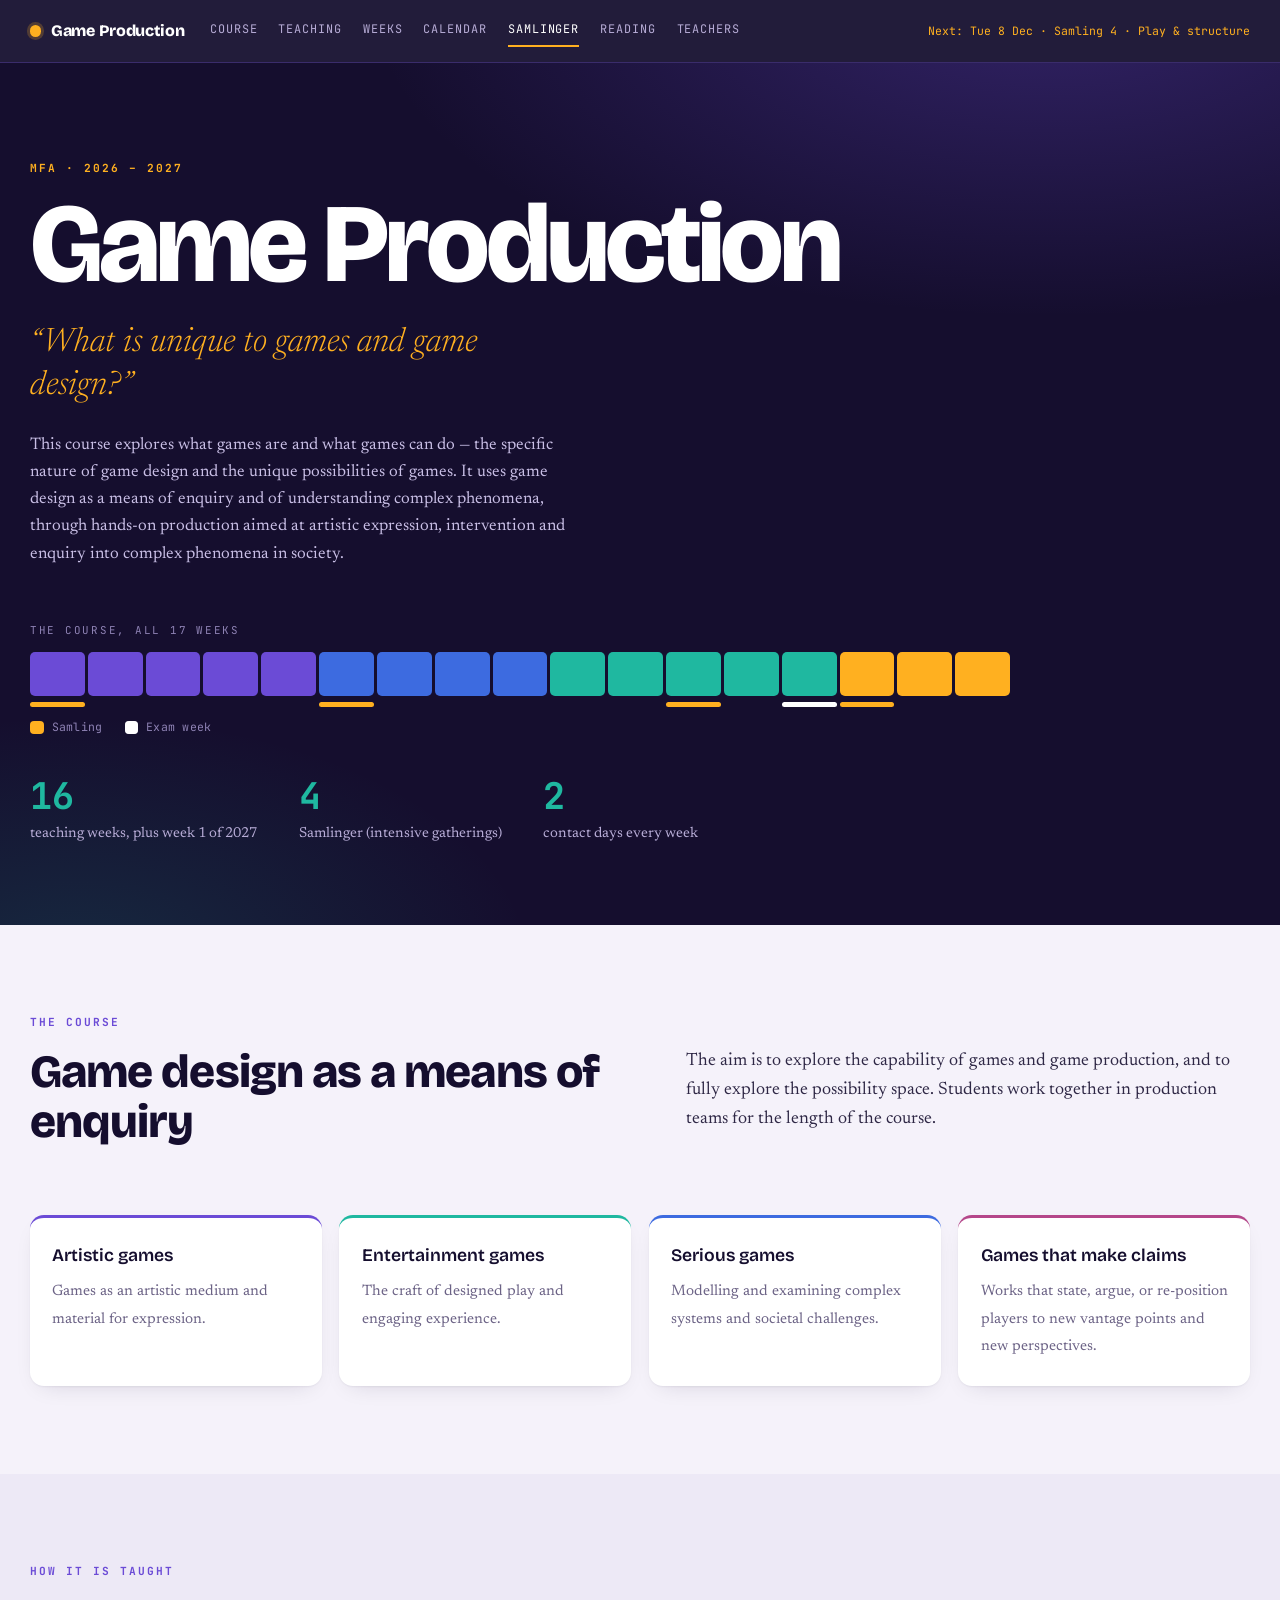
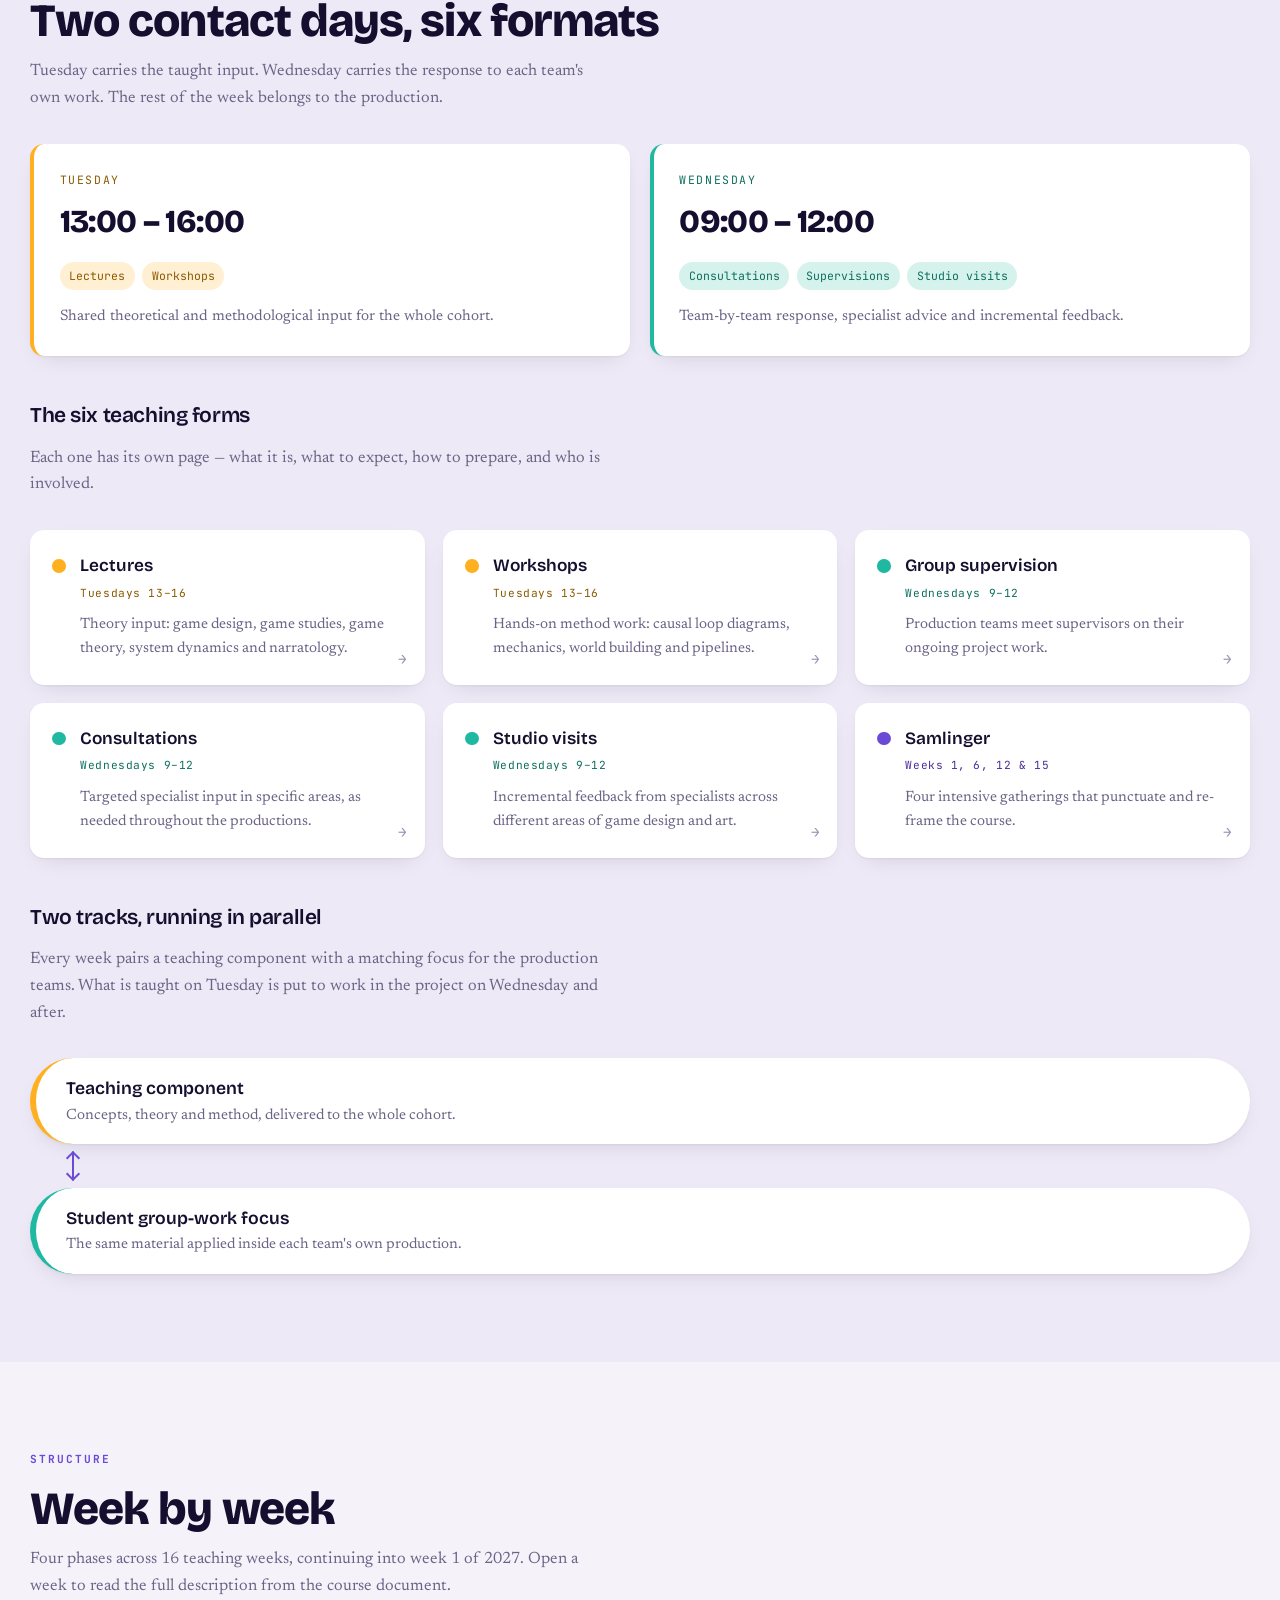
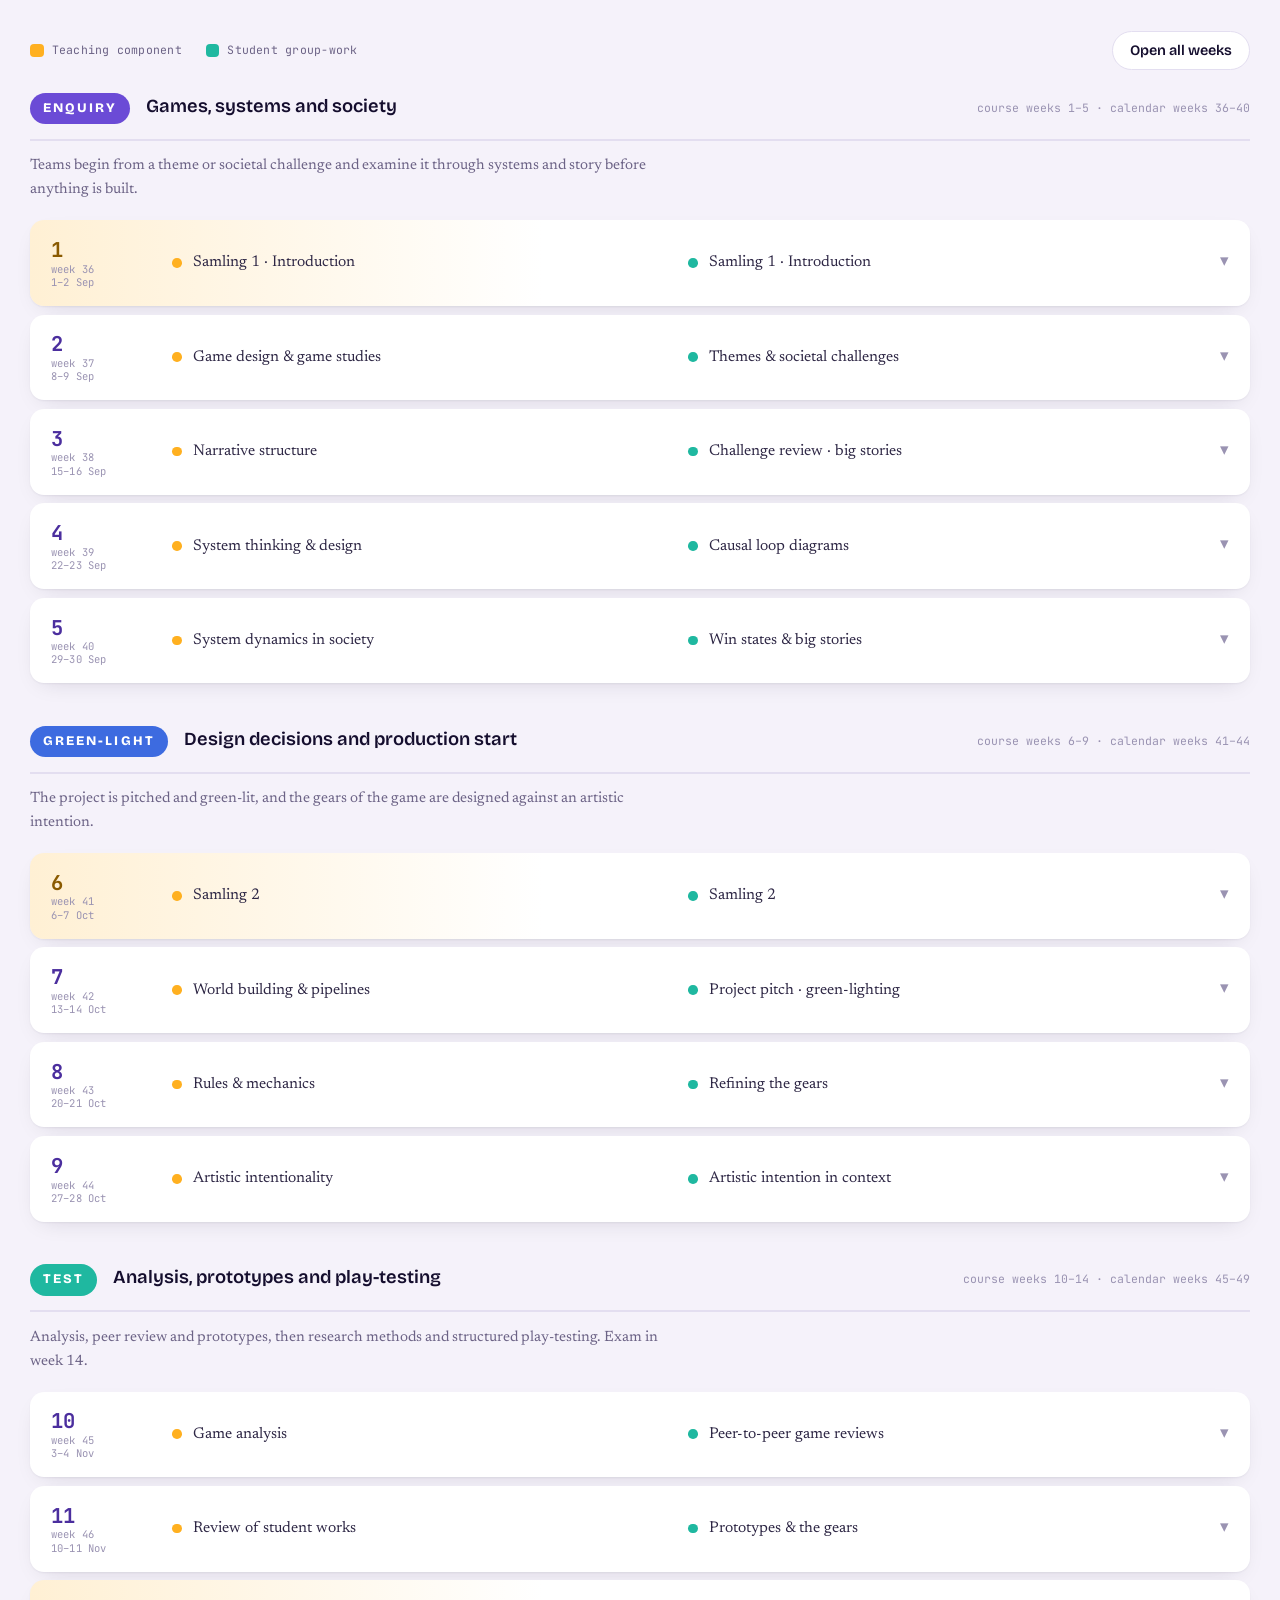
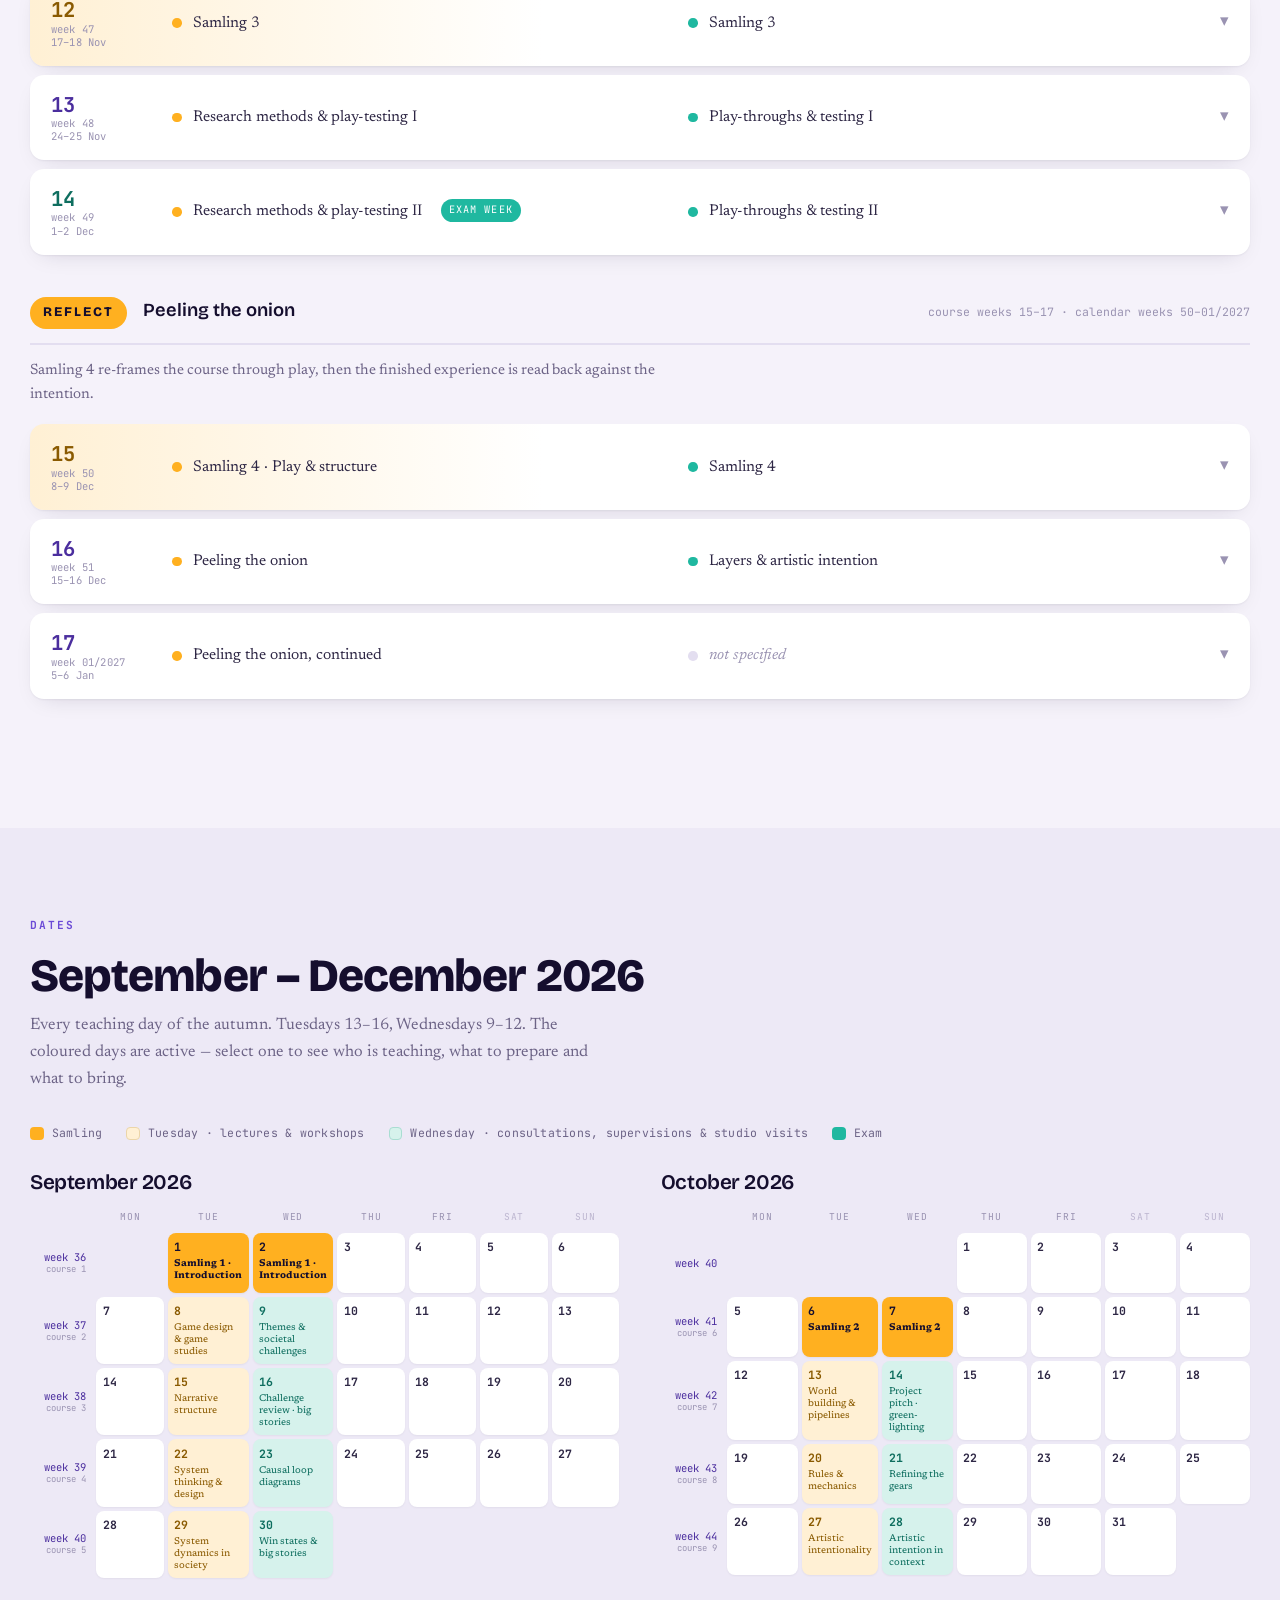
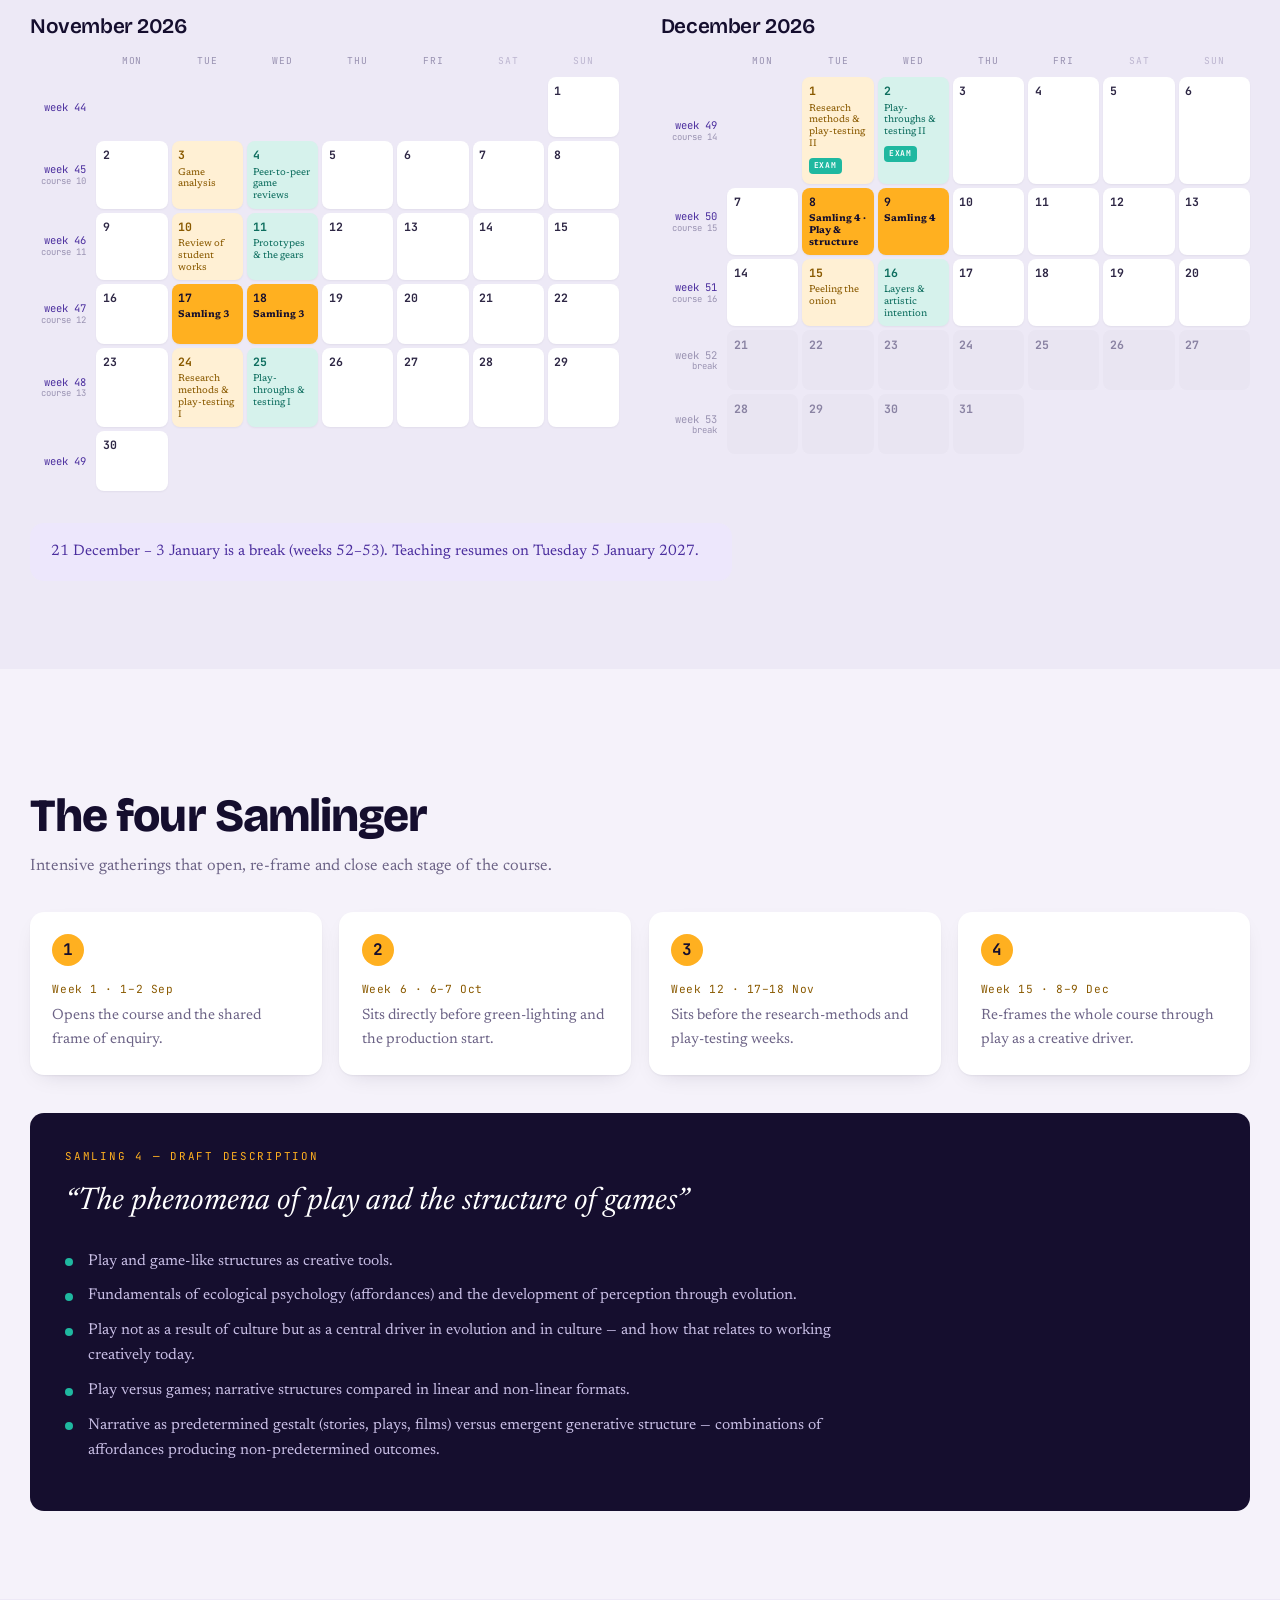
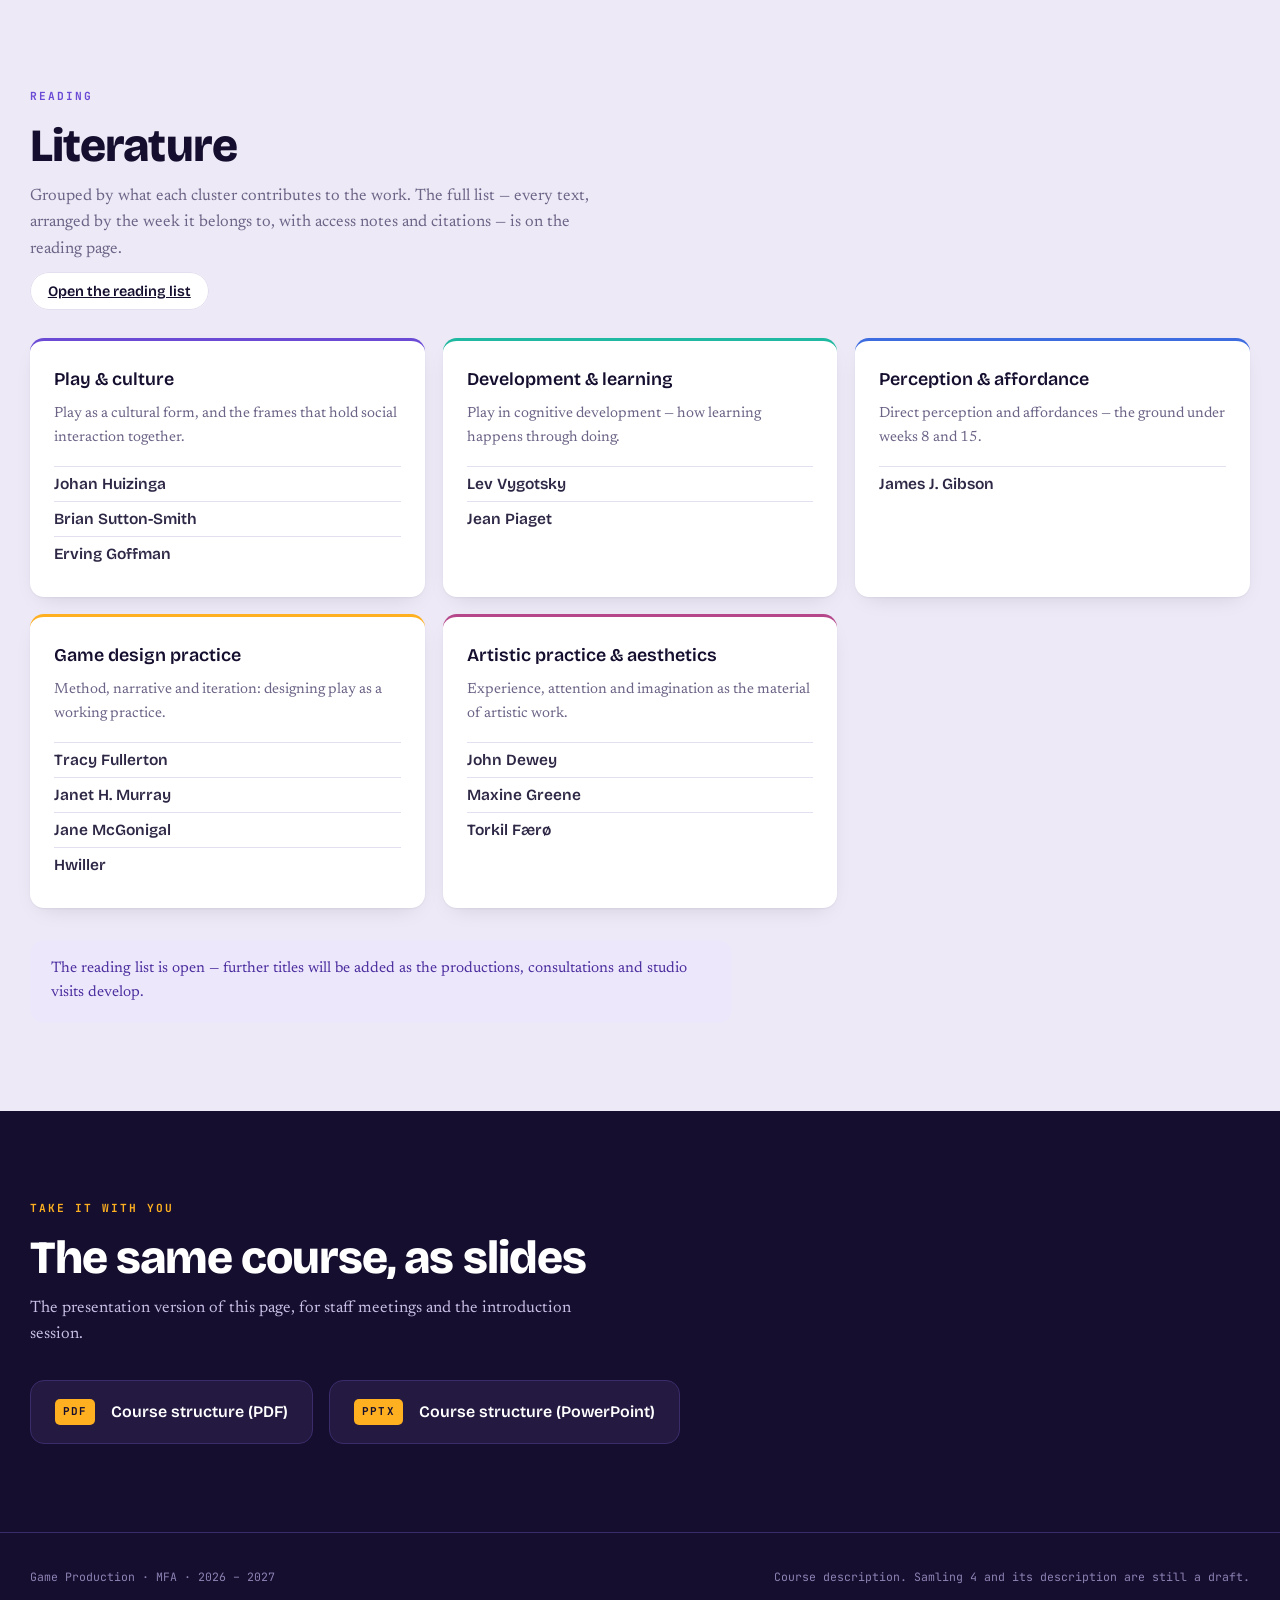
<file: index.html>
<!DOCTYPE html>
<html lang="en">
<head>
<meta charset="utf-8">
<meta name="viewport" content="width=device-width, initial-scale=1">
<title>Game Production — MFA course, 2026–2027</title>
<meta name="description" content="MFA Game Production: course description, teaching forms, week-by-week structure and calendar for autumn 2026 into 2027.">
<meta name="color-scheme" content="light">

<meta property="og:title" content="Game Production — MFA course">
<meta property="og:description" content="What is unique to games and game design? Course structure, teaching forms and calendar.">
<meta property="og:type" content="website">

<link rel="preconnect" href="https://fonts.googleapis.com">
<link rel="preconnect" href="https://fonts.gstatic.com" crossorigin>
<link href="https://fonts.googleapis.com/css2?family=Bricolage+Grotesque:opsz,wght@12..96,400;12..96,600;12..96,800&family=Newsreader:ital,opsz,wght@0,6..72,300;0,6..72,400;0,6..72,500;1,6..72,400&family=JetBrains+Mono:wght@400;700&display=swap" rel="stylesheet">
<link rel="stylesheet" href="assets/css/styles.css">
</head>
<body>

<a class="skip" href="#main">Skip to content</a>

<header class="topbar" id="topbar">
  <div class="topbar__in">
    <a class="topbar__brand" href="#top">
      <span class="topbar__mark" aria-hidden="true"></span>
      Game Production
    </a>
    <nav class="topbar__nav" aria-label="Sections">
      <a href="#course">Course</a>
      <a href="#teaching">Teaching</a>
      <a href="#weeks">Weeks</a>
      <a href="#calendar">Calendar</a>
      <a href="#samlinger">Samlinger</a>
      <a href="reading.html">Reading</a>
      <a href="teachers.html">Teachers</a>
    </nav>
    <p class="topbar__next" id="next-session"></p>
  </div>
</header>

<main id="main">

  <!-- ================= HERO ================= -->
  <section class="hero" id="top">
    <div class="hero__in">
      <p class="eyebrow eyebrow--light" id="hero-eyebrow"></p>
      <h1 class="hero__title" id="hero-title"></h1>
      <p class="hero__q" id="hero-q"></p>
      <p class="hero__stand" id="hero-stand"></p>

      <div class="hero__strip">
        <p class="hero__striplab">The course, all 17 weeks</p>
        <a class="strip" href="#weeks" id="hero-strip" aria-label="Jump to the week-by-week structure"></a>
        <p class="hero__stripkey">
          <span class="key"><i class="sw sw--samling"></i>Samling</span>
          <span class="key"><i class="sw sw--exam"></i>Exam week</span>
        </p>
      </div>

      <dl class="stats" id="hero-stats"></dl>
    </div>
  </section>

  <!-- ================= COURSE ================= -->
  <section class="band" id="course">
    <div class="wrap">
      <p class="eyebrow">The course</p>
      <div class="lede">
        <h2 class="h2">Game design as a means of enquiry</h2>
        <p class="lede__p" id="aim"></p>
      </div>
      <ul class="kinds" id="kinds"></ul>
    </div>
  </section>

  <!-- ================= TEACHING ================= -->
  <section class="band band--alt" id="teaching">
    <div class="wrap">
      <p class="eyebrow">How it is taught</p>
      <h2 class="h2">Two contact days, six formats</h2>
      <p class="sub">Tuesday carries the taught input. Wednesday carries the response to each team's own work. The rest of the week belongs to the production.</p>

      <div class="rhythm" id="rhythm"></div>

      <h3 class="h3">The six teaching forms</h3>
      <p class="sub">Each one has its own page — what it is, what to expect, how to prepare, and who is involved.</p>
      <ul class="forms" id="forms"></ul>

      <div class="tracks">
        <h3 class="h3">Two tracks, running in parallel</h3>
        <p class="sub">Every week pairs a teaching component with a matching focus for the production teams. What is taught on Tuesday is put to work in the project on Wednesday and after.</p>
        <div class="tracks__pair">
          <div class="tracks__lane tracks__lane--teach">
            <p class="tracks__name">Teaching component</p>
            <p class="tracks__note">Concepts, theory and method, delivered to the whole cohort.</p>
          </div>
          <div class="tracks__link" aria-hidden="true"></div>
          <div class="tracks__lane tracks__lane--group">
            <p class="tracks__name">Student group-work focus</p>
            <p class="tracks__note">The same material applied inside each team's own production.</p>
          </div>
        </div>
      </div>
    </div>
  </section>

  <!-- ================= WEEKS ================= -->
  <section class="band" id="weeks">
    <div class="wrap">
      <p class="eyebrow">Structure</p>
      <h2 class="h2">Week by week</h2>
      <p class="sub">Four phases across 16 teaching weeks, continuing into week 1 of 2027. Open a week to read the full description from the course document.</p>

      <div class="boardbar">
        <div class="legend">
          <span class="key"><i class="sw sw--teach"></i>Teaching component</span>
          <span class="key"><i class="sw sw--group"></i>Student group-work</span>
        </div>
        <button class="btn btn--ghost" id="expand-all" type="button" aria-pressed="false">Open all weeks</button>
      </div>

      <div class="board" id="board"></div>
    </div>
  </section>

  <!-- ================= CALENDAR ================= -->
  <section class="band band--alt" id="calendar">
    <div class="wrap">
      <p class="eyebrow">Dates</p>
      <h2 class="h2">September – December 2026</h2>
      <p class="sub">Every teaching day of the autumn. Tuesdays 13–16, Wednesdays 9–12. The coloured days are active — select one to see who is teaching, what to prepare and what to bring.</p>

      <div class="legend legend--cal">
        <span class="key"><i class="sw sw--samling"></i>Samling</span>
        <span class="key"><i class="sw sw--teachwash"></i>Tuesday · lectures &amp; workshops</span>
        <span class="key"><i class="sw sw--groupwash"></i>Wednesday · consultations, supervisions &amp; studio visits</span>
        <span class="key"><i class="sw sw--exampill"></i>Exam</span>
      </div>

      <div class="months" id="months"></div>
      <p class="callout" id="break-note"></p>
    </div>
  </section>

  <!-- ================= SAMLINGER ================= -->
  <section class="band" id="samlinger">
    <div class="wrap">
      <p class="eyebrow">Gatherings</p>
      <h2 class="h2">The four Samlinger</h2>
      <p class="sub">Intensive gatherings that open, re-frame and close each stage of the course.</p>
      <ul class="samlist" id="samlist"></ul>
      <div id="samling-detail"></div>
    </div>
  </section>

  <!-- ================= LITERATURE ================= -->
  <section class="band band--alt" id="literature">
    <div class="wrap">
      <p class="eyebrow">Reading</p>
      <h2 class="h2">Literature</h2>
      <p class="sub">Grouped by what each cluster contributes to the work. The full list — every text, arranged by the week it belongs to, with access notes and citations — is on the reading page.</p>
      <p style="margin:-1rem 0 2rem"><a class="btn" href="reading.html">Open the reading list</a></p>
      <ul class="lit" id="lit"></ul>
      <p class="callout" id="lit-note"></p>
    </div>
  </section>

  <!-- ================= DOWNLOADS ================= -->
  <section class="band band--dark" id="downloads">
    <div class="wrap">
      <p class="eyebrow eyebrow--light">Take it with you</p>
      <h2 class="h2 h2--light">The same course, as slides</h2>
      <p class="sub sub--light">The presentation version of this page, for staff meetings and the introduction session.</p>
      <ul class="dl" id="dl"></ul>
    </div>
  </section>

</main>

<footer class="foot">
  <div class="wrap foot__in">
    <p class="foot__l">Game Production · MFA · <span id="foot-year"></span></p>
    <p class="foot__r">Course description. Samling 4 and its description are still a draft.</p>
  </div>
</footer>

<noscript>
  <div class="wrap" style="padding:2rem 0">
    <p class="callout">This page builds the schedule, calendar and reading list with JavaScript. Turn it on to see them, or download the PDF above.</p>
  </div>
</noscript>

<script src="assets/js/course-data.js"></script>
<script src="assets/js/reading-data.js"></script>
<script src="assets/js/main.js"></script>
</body>
</html>
</file>
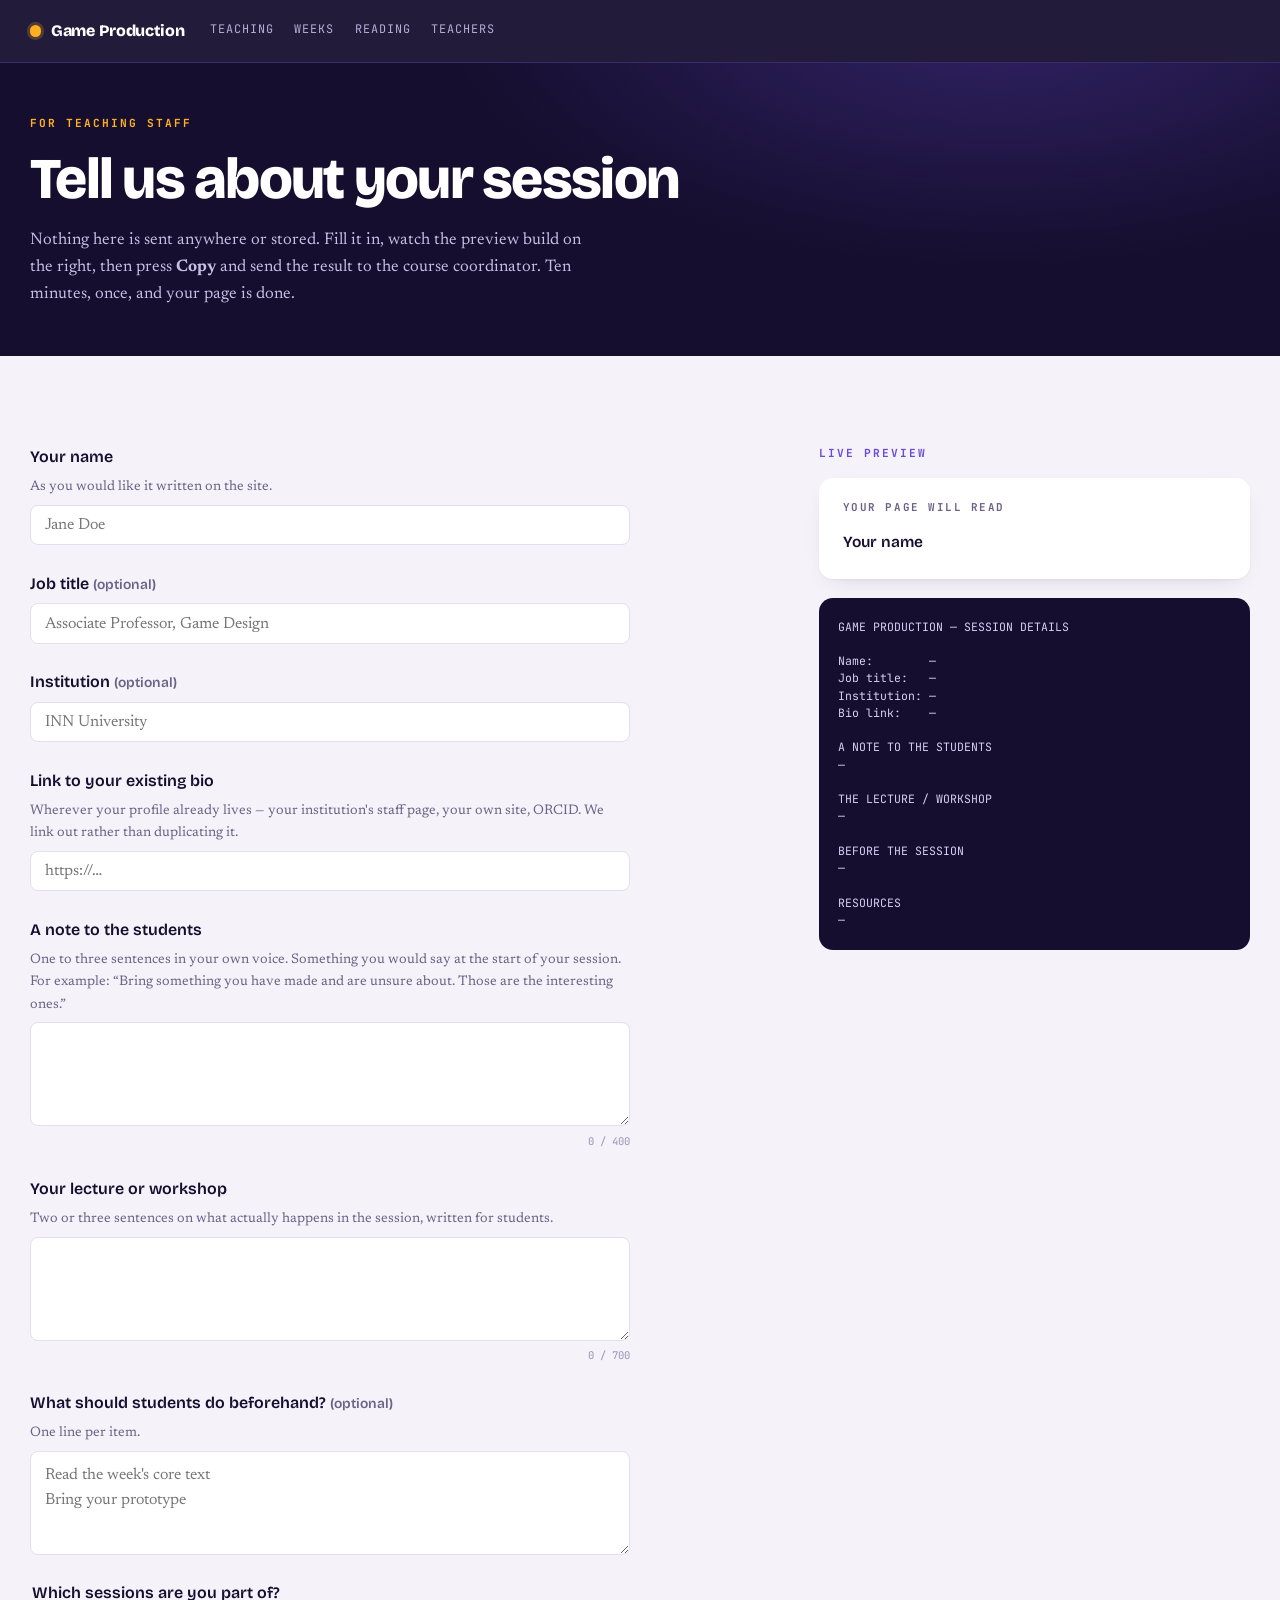
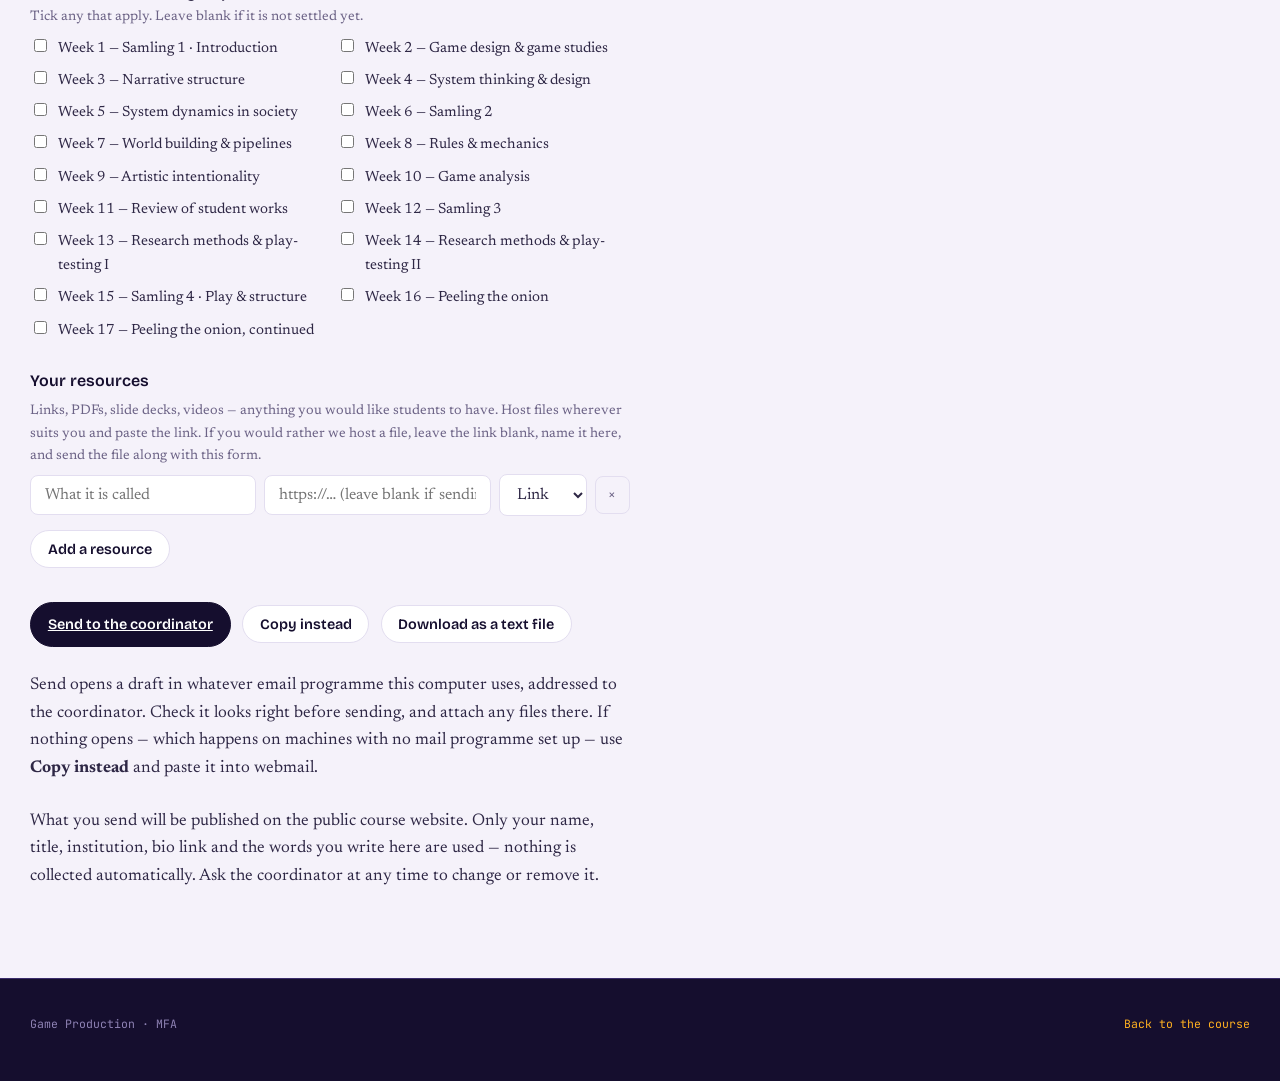
<file: contribute.html>
<!DOCTYPE html>
<html lang="en">
<head>
<meta charset="utf-8">
<meta name="viewport" content="width=device-width, initial-scale=1">
<title>Contribute your session — Game Production</title>
<meta name="robots" content="noindex">
<meta name="description" content="For teaching staff: describe your session, add a note to the students, and list your resources.">
<link rel="preconnect" href="https://fonts.googleapis.com">
<link rel="preconnect" href="https://fonts.gstatic.com" crossorigin>
<link href="https://fonts.googleapis.com/css2?family=Bricolage+Grotesque:opsz,wght@12..96,400;12..96,600;12..96,800&family=Newsreader:ital,opsz,wght@0,6..72,300;0,6..72,400;0,6..72,500;1,6..72,400&family=JetBrains+Mono:wght@400;700&display=swap" rel="stylesheet">
<link rel="stylesheet" href="assets/css/styles.css">
</head>
<body>
<a class="skip" href="#main">Skip to content</a>

<header class="topbar">
  <div class="topbar__in">
    <a class="topbar__brand" href="index.html"><span class="topbar__mark" aria-hidden="true"></span>Game Production</a>
    <nav class="topbar__nav" aria-label="Sections">
      <a href="index.html#teaching">Teaching</a>
      <a href="index.html#weeks">Weeks</a>
      <a href="reading.html">Reading</a>
      <a href="teachers.html">Teachers</a>
    </nav>
  </div>
</header>

<main id="main">
  <section class="formhead">
    <div class="wrap">
      <p class="eyebrow eyebrow--light">For teaching staff</p>
      <h1 class="formhead__t">Tell us about your session</h1>
      <p class="formhead__n">
        Nothing here is sent anywhere or stored. Fill it in, watch the preview build on the right,
        then press <strong>Copy</strong> and send the result to the course coordinator. Ten minutes,
        once, and your page is done.
      </p>
    </div>
  </section>

  <section class="band">
    <div class="wrap daygrid">
      <div>
        <form class="cform" id="cform" autocomplete="off">

          <div class="field">
            <label for="f-name">Your name</label>
            <p class="help">As you would like it written on the site.</p>
            <input type="text" id="f-name" placeholder="Jane Doe">
          </div>

          <div class="field">
            <label for="f-role">Job title <span class="help">(optional)</span></label>
            <input type="text" id="f-role" placeholder="Associate Professor, Game Design">
          </div>

          <div class="field">
            <label for="f-inst">Institution <span class="help">(optional)</span></label>
            <input type="text" id="f-inst" placeholder="INN University">
          </div>

          <div class="field">
            <label for="f-bio">Link to your existing bio</label>
            <p class="help">Wherever your profile already lives — your institution's staff page, your own site, ORCID. We link out rather than duplicating it.</p>
            <input type="url" id="f-bio" placeholder="https://…">
          </div>

          <div class="field">
            <label for="f-note">A note to the students</label>
            <p class="help">One to three sentences in your own voice. Something you would say at the start of your session. For example: “Bring something you have made and are unsure about. Those are the interesting ones.”</p>
            <textarea id="f-note" maxlength="400"></textarea>
            <span class="count" data-for="f-note"></span>
          </div>

          <div class="field">
            <label for="f-desc">Your lecture or workshop</label>
            <p class="help">Two or three sentences on what actually happens in the session, written for students.</p>
            <textarea id="f-desc" maxlength="700"></textarea>
            <span class="count" data-for="f-desc"></span>
          </div>

          <div class="field">
            <label for="f-prep">What should students do beforehand? <span class="help">(optional)</span></label>
            <p class="help">One line per item.</p>
            <textarea id="f-prep" placeholder="Read the week's core text&#10;Bring your prototype"></textarea>
          </div>

          <fieldset class="field" style="border:0;padding:0;margin:0">
            <legend style="font-family:var(--display);font-weight:600;font-size:1rem;color:var(--ink)">Which sessions are you part of?</legend>
            <p class="help">Tick any that apply. Leave blank if it is not settled yet.</p>
            <div class="checks" id="f-weeks"></div>
          </fieldset>

          <div class="field">
            <label>Your resources</label>
            <p class="help">
              Links, PDFs, slide decks, videos — anything you would like students to have. Host files
              wherever suits you and paste the link. If you would rather we host a file, leave the link
              blank, name it here, and send the file along with this form.
            </p>
            <div id="f-res"></div>
            <div class="cactions">
              <button type="button" class="btn" id="add-res">Add a resource</button>
            </div>
          </div>

          <div class="cactions">
            <a class="btn btn--primary" id="send" href="#">Send to the coordinator</a>
            <button type="button" class="btn" id="copy">Copy instead</button>
            <button type="button" class="btn" id="download">Download as a text file</button>
            <span class="saidit" id="said"></span>
          </div>
          <p class="help" id="send-warn" hidden>
            Your entry is longer than an email link can carry. Pressing Send will copy the
            full text to your clipboard and open an empty draft — just paste it in.
          </p>
          <p class="help">
            Send opens a draft in whatever email programme this computer uses, addressed to the
            coordinator. Check it looks right before sending, and attach any files there. If
            nothing opens — which happens on machines with no mail programme set up — use
            <strong>Copy instead</strong> and paste it into webmail.
          </p>
          <p class="help">
            What you send will be published on the public course website. Only your name, title,
            institution, bio link and the words you write here are used — nothing is collected
            automatically. Ask the coordinator at any time to change or remove it.
          </p>
        </form>
      </div>

      <aside>
        <div class="previewwrap">
          <p class="eyebrow">Live preview</p>
          <div class="sidebox" id="preview"></div>
          <pre class="outbox" id="out" aria-label="Text to copy"></pre>
        </div>
      </aside>
    </div>
  </section>
</main>

<footer class="foot">
  <div class="wrap foot__in">
    <p class="foot__l">Game Production · MFA</p>
    <p class="foot__r"><a href="index.html">Back to the course</a></p>
  </div>
</footer>

<script src="assets/js/course-data.js"></script>
<script src="assets/js/contribute.js"></script>
</body>
</html>
</file>
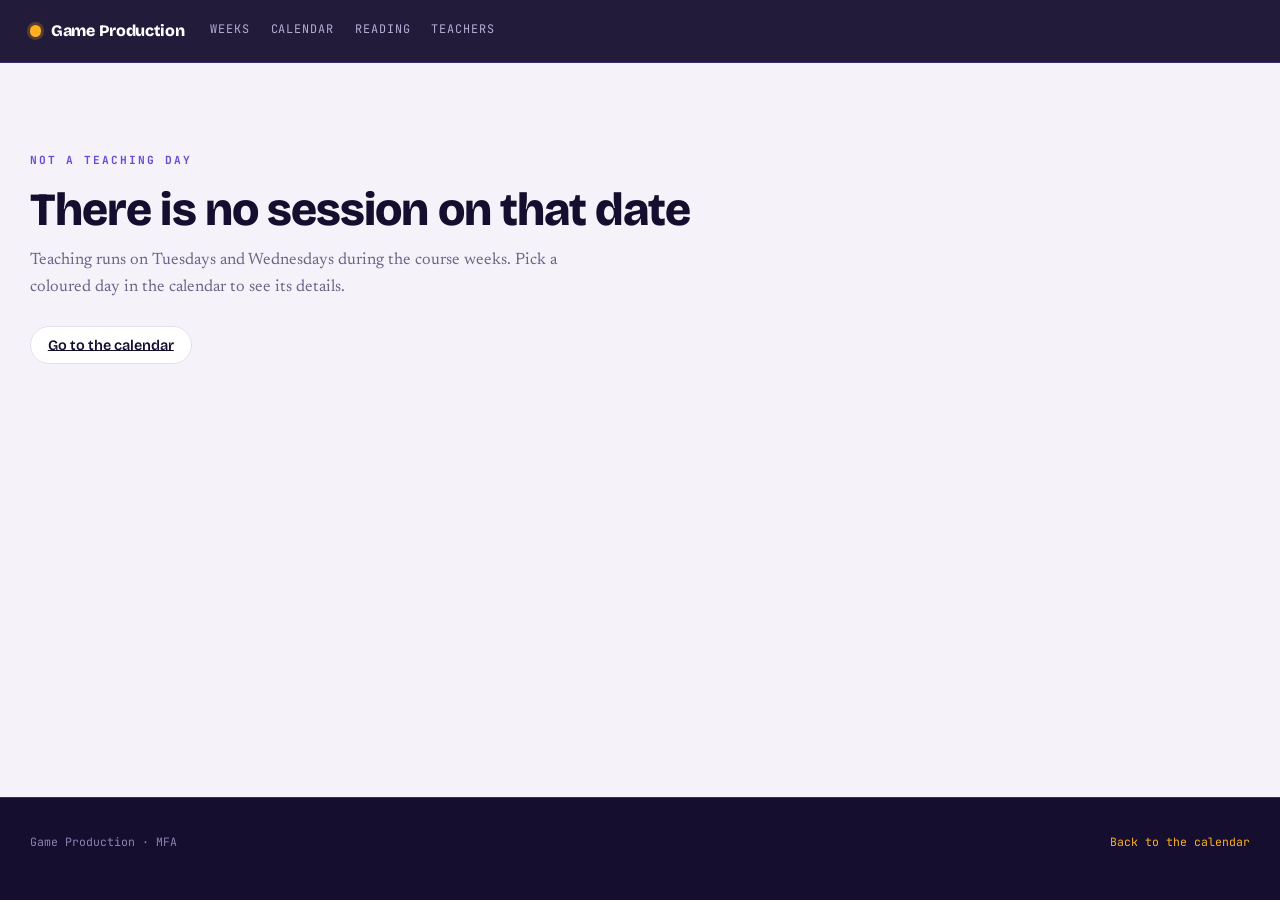
<file: day.html>
<!DOCTYPE html>
<html lang="en">
<head>
<meta charset="utf-8">
<meta name="viewport" content="width=device-width, initial-scale=1">
<title>Session — Game Production</title>
<meta name="description" content="Details for a single teaching session on the MFA Game Production course.">
<meta name="color-scheme" content="light">
<link rel="preconnect" href="https://fonts.googleapis.com">
<link rel="preconnect" href="https://fonts.gstatic.com" crossorigin>
<link href="https://fonts.googleapis.com/css2?family=Bricolage+Grotesque:opsz,wght@12..96,400;12..96,600;12..96,800&family=Newsreader:ital,opsz,wght@0,6..72,300;0,6..72,400;0,6..72,500;1,6..72,400&family=JetBrains+Mono:wght@400;700&display=swap" rel="stylesheet">
<link rel="stylesheet" href="assets/css/styles.css">
</head>
<body>
<a class="skip" href="#main">Skip to content</a>

<header class="topbar">
  <div class="topbar__in">
    <a class="topbar__brand" href="index.html">
      <span class="topbar__mark" aria-hidden="true"></span>
      Game Production
    </a>
    <nav class="topbar__nav" aria-label="Sections">
      <a href="index.html#weeks">Weeks</a>
      <a href="index.html#calendar">Calendar</a>
      <a href="reading.html">Reading</a>
      <a href="teachers.html">Teachers</a>
    </nav>
  </div>
</header>

<main id="main">
  <div id="day"></div>
</main>

<footer class="foot">
  <div class="wrap foot__in">
    <p class="foot__l">Game Production · MFA</p>
    <p class="foot__r"><a href="index.html#calendar">Back to the calendar</a></p>
  </div>
</footer>

<script src="assets/js/course-data.js"></script>
<script src="assets/js/day-details.js"></script>
<script src="assets/js/teacher-data.js"></script>
<script src="assets/js/shared.js"></script>
<script src="assets/js/day.js"></script>
</body>
</html>
</file>
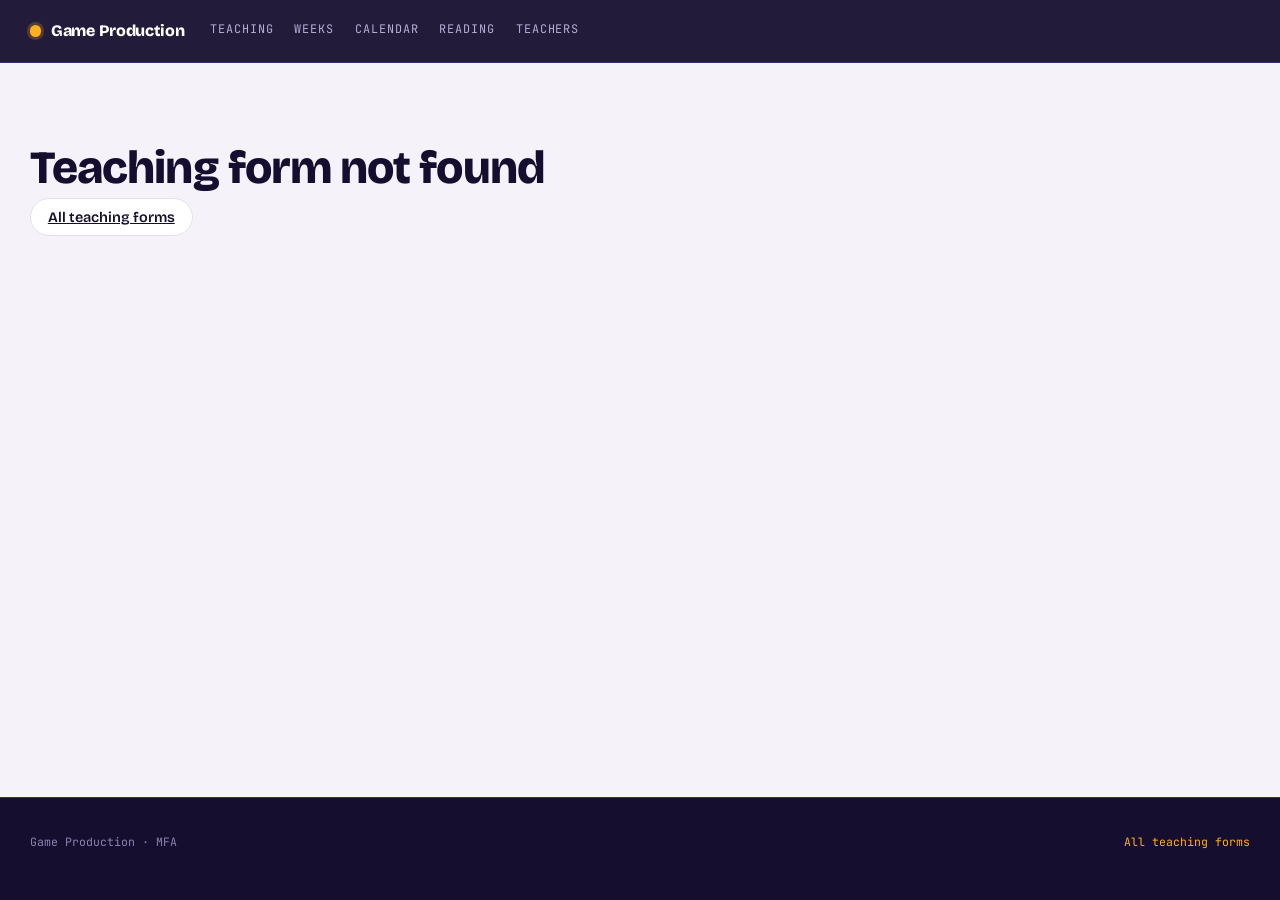
<file: form.html>
<!DOCTYPE html>
<html lang="en">
<head>
<meta charset="utf-8">
<meta name="viewport" content="width=device-width, initial-scale=1">
<title>Teaching form — Game Production</title>
<meta name="description" content="How this teaching form works on the MFA Game Production course.">
<link rel="preconnect" href="https://fonts.googleapis.com">
<link rel="preconnect" href="https://fonts.gstatic.com" crossorigin>
<link href="https://fonts.googleapis.com/css2?family=Bricolage+Grotesque:opsz,wght@12..96,400;12..96,600;12..96,800&family=Newsreader:ital,opsz,wght@0,6..72,300;0,6..72,400;0,6..72,500;1,6..72,400&family=JetBrains+Mono:wght@400;700&display=swap" rel="stylesheet">
<link rel="stylesheet" href="assets/css/styles.css">
</head>
<body>
<a class="skip" href="#main">Skip to content</a>

<header class="topbar">
  <div class="topbar__in">
    <a class="topbar__brand" href="index.html"><span class="topbar__mark" aria-hidden="true"></span>Game Production</a>
    <nav class="topbar__nav" aria-label="Sections">
      <a href="index.html#teaching">Teaching</a>
      <a href="index.html#weeks">Weeks</a>
      <a href="index.html#calendar">Calendar</a>
      <a href="reading.html">Reading</a>
      <a href="teachers.html">Teachers</a>
    </nav>
  </div>
</header>

<main id="main"></main>

<footer class="foot">
  <div class="wrap foot__in">
    <p class="foot__l">Game Production · MFA</p>
    <p class="foot__r"><a href="index.html#teaching">All teaching forms</a></p>
  </div>
</footer>

<script src="assets/js/course-data.js"></script>
<script src="assets/js/reading-data.js"></script>
<script src="assets/js/teacher-data.js"></script>
<script src="assets/js/shared.js"></script>
<script src="assets/js/form.js"></script>
</body>
</html>
</file>
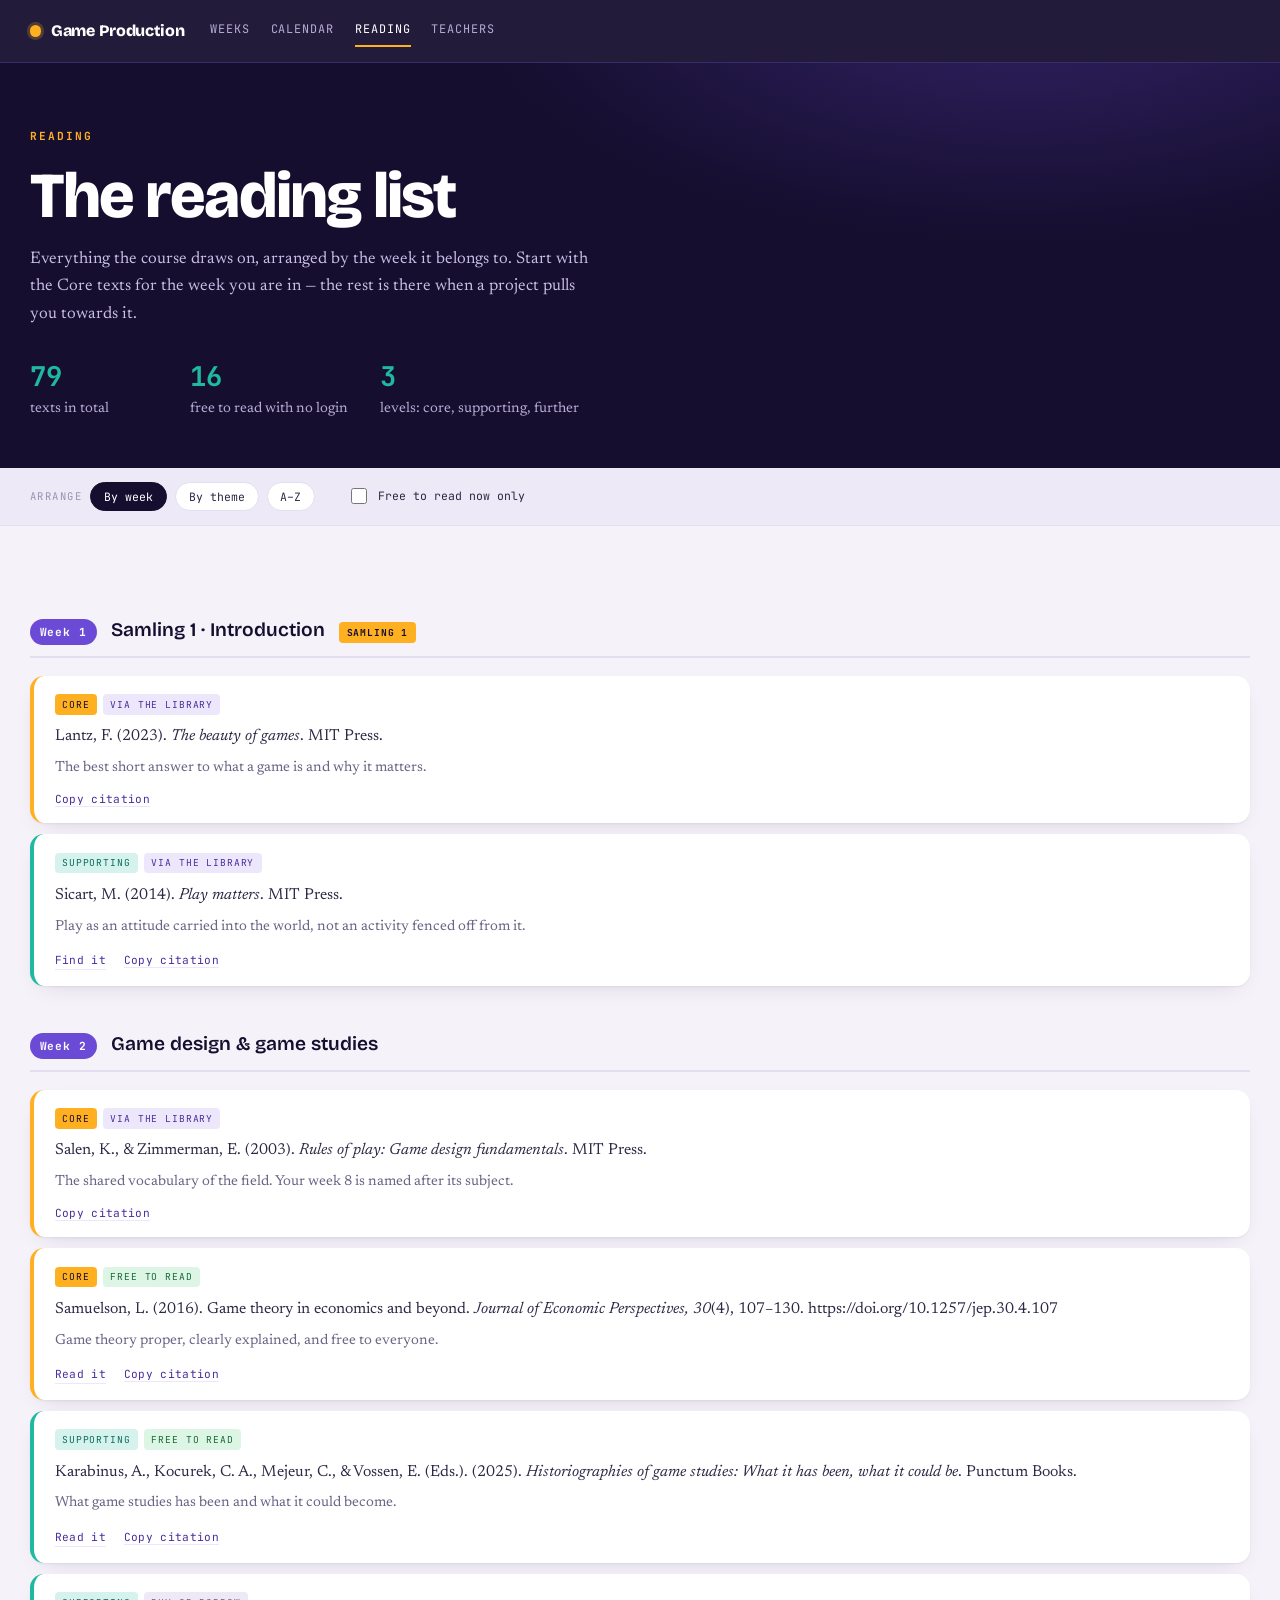
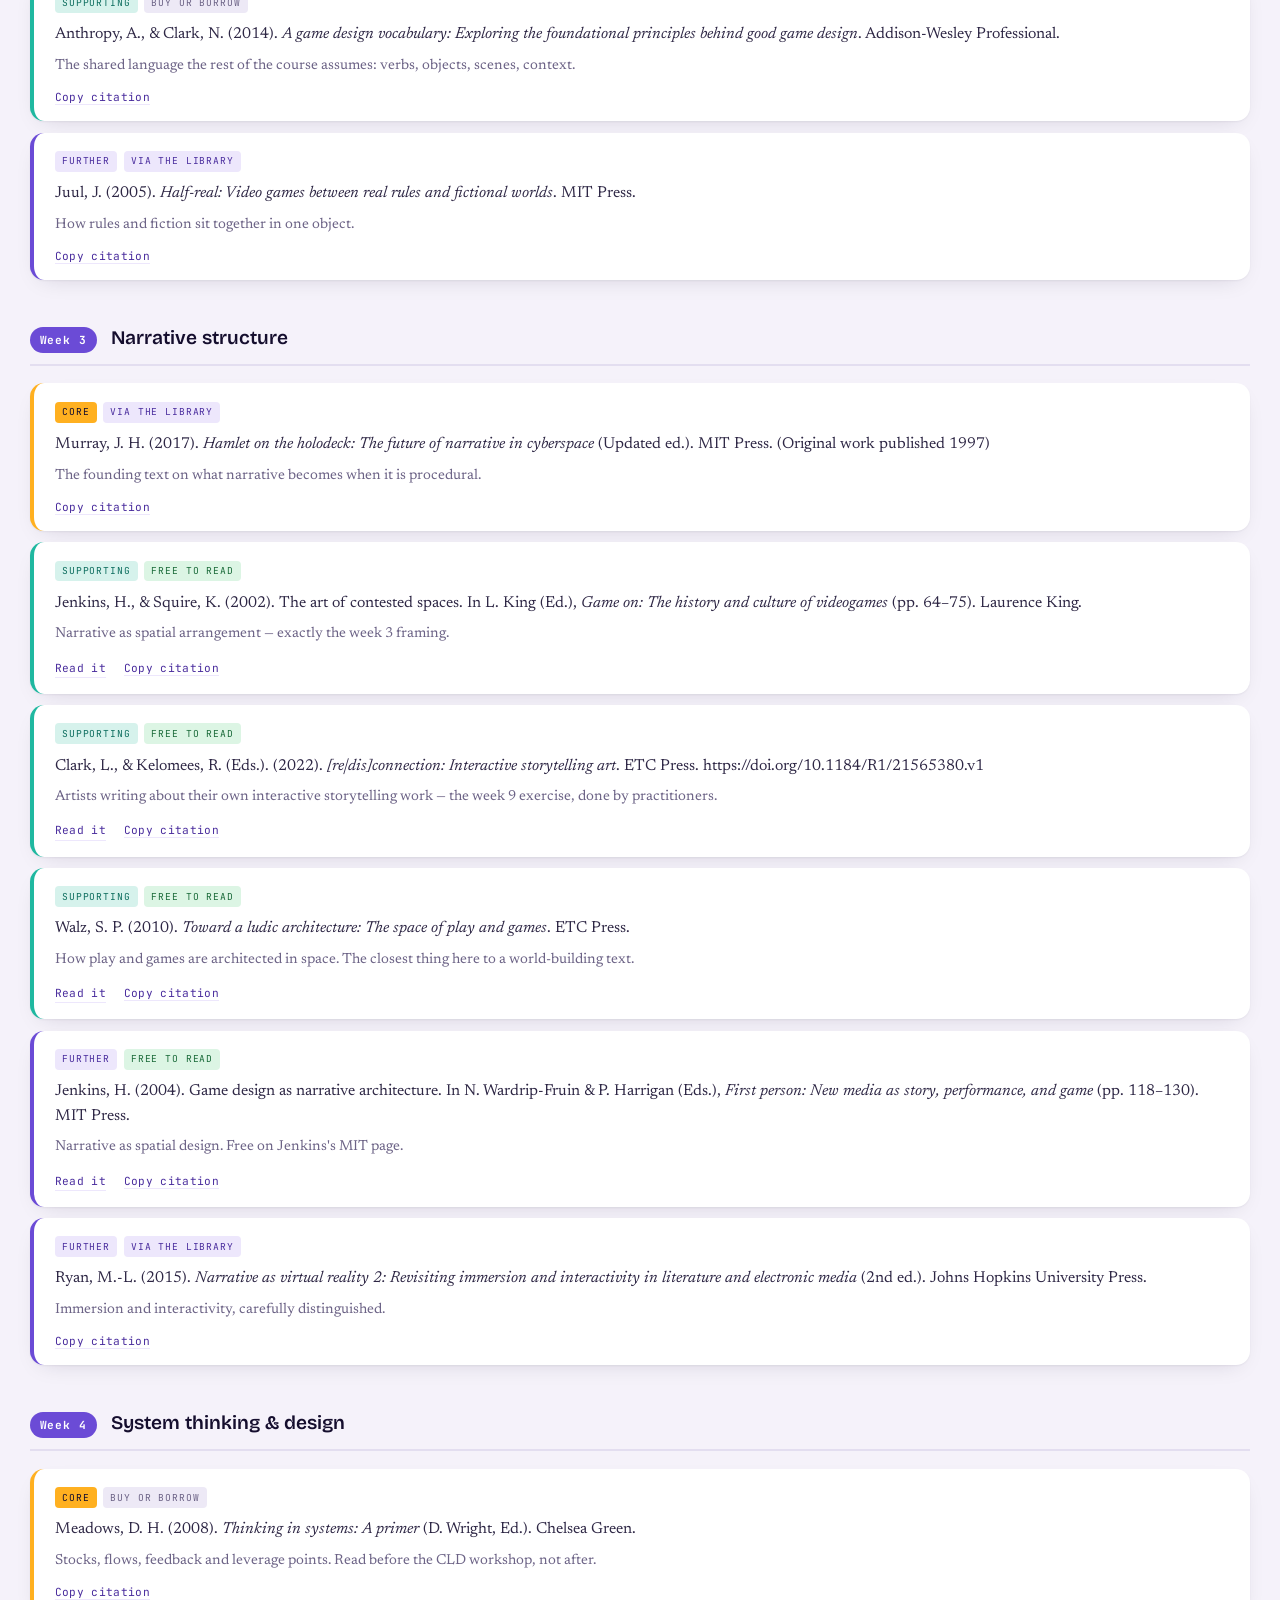
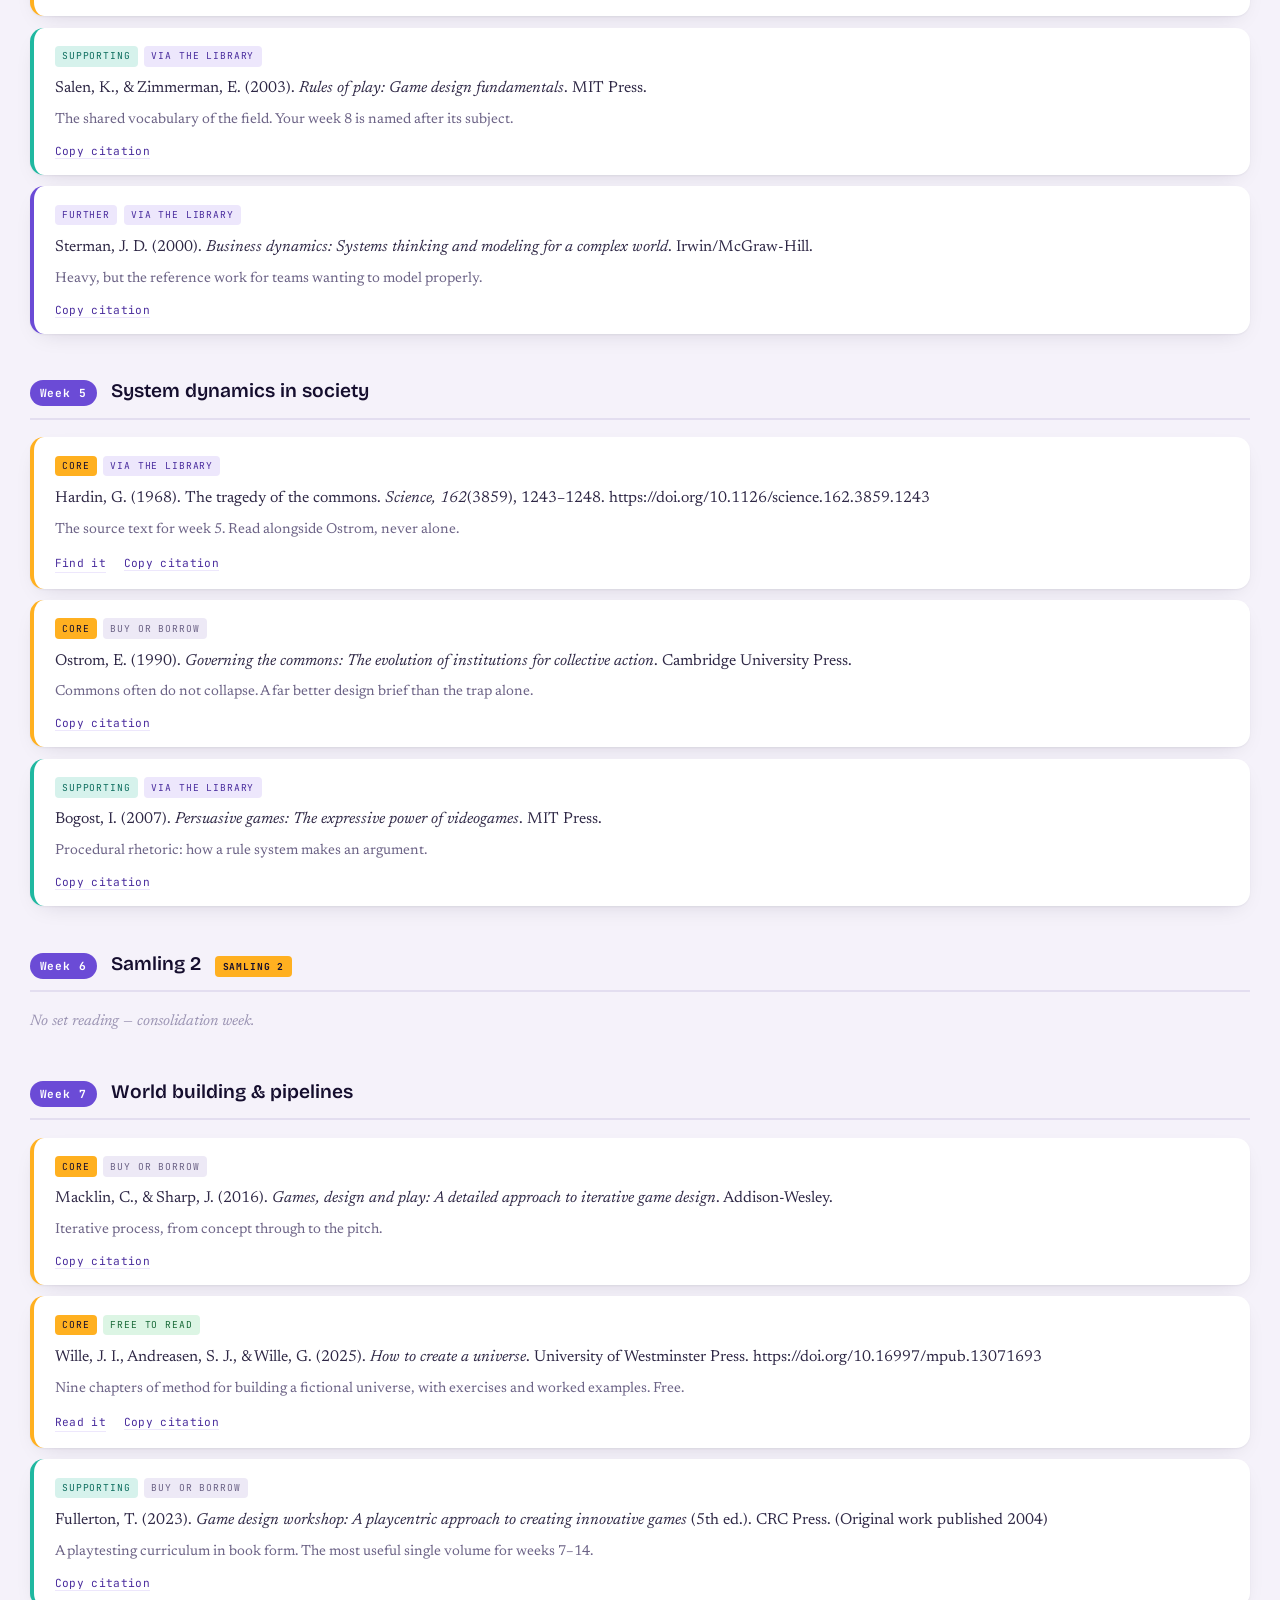
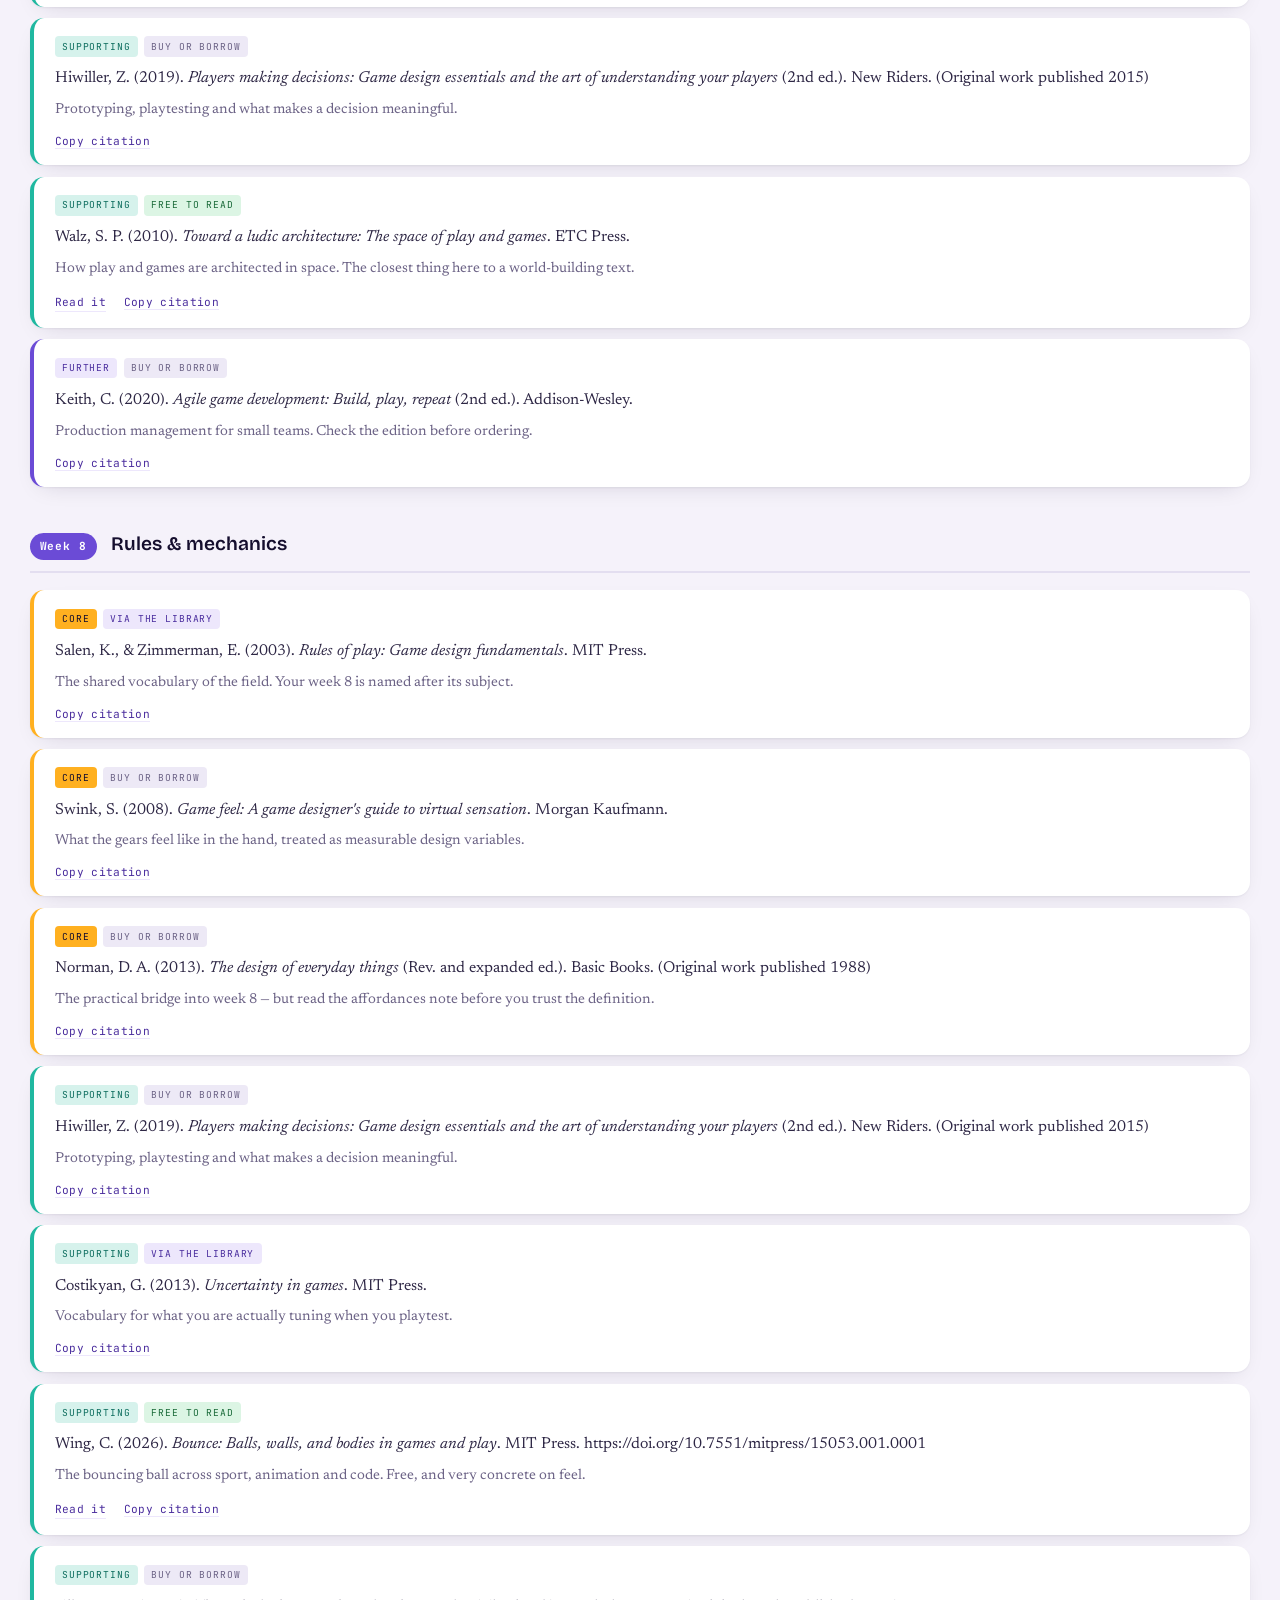
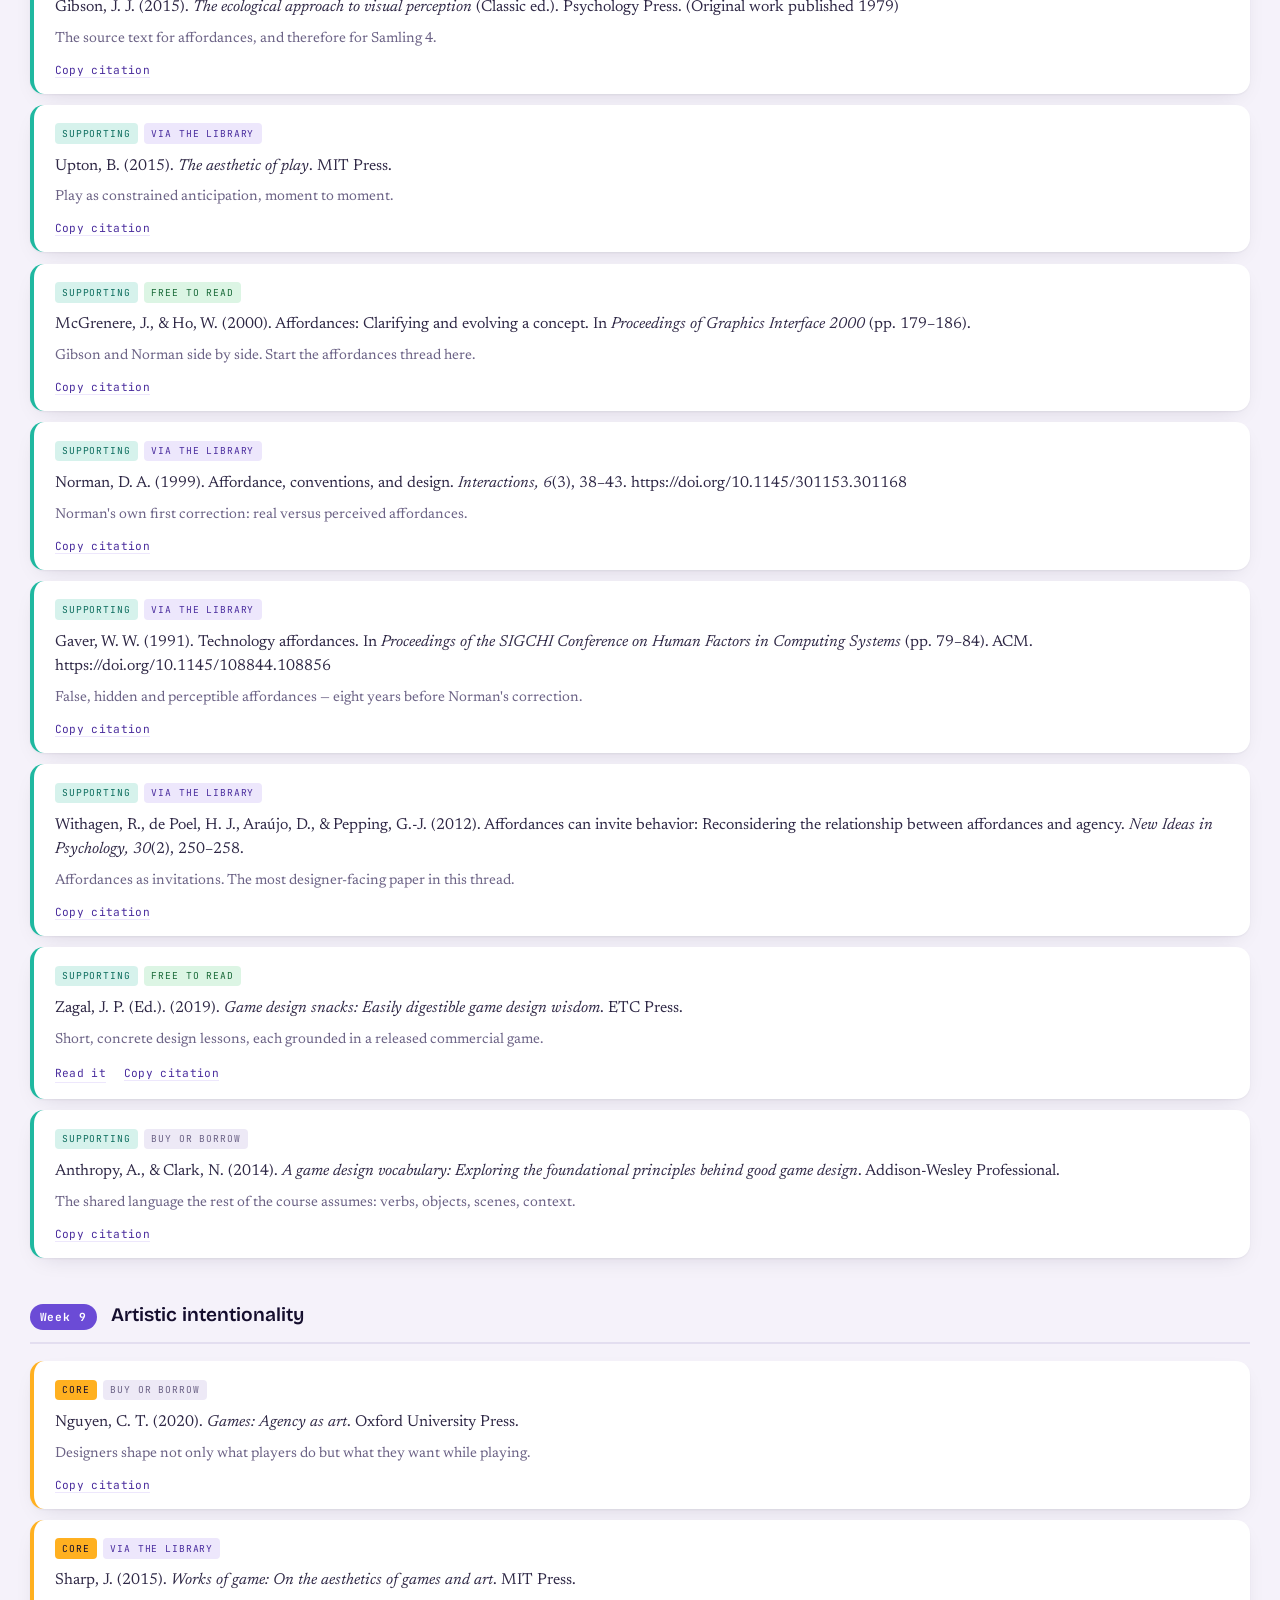
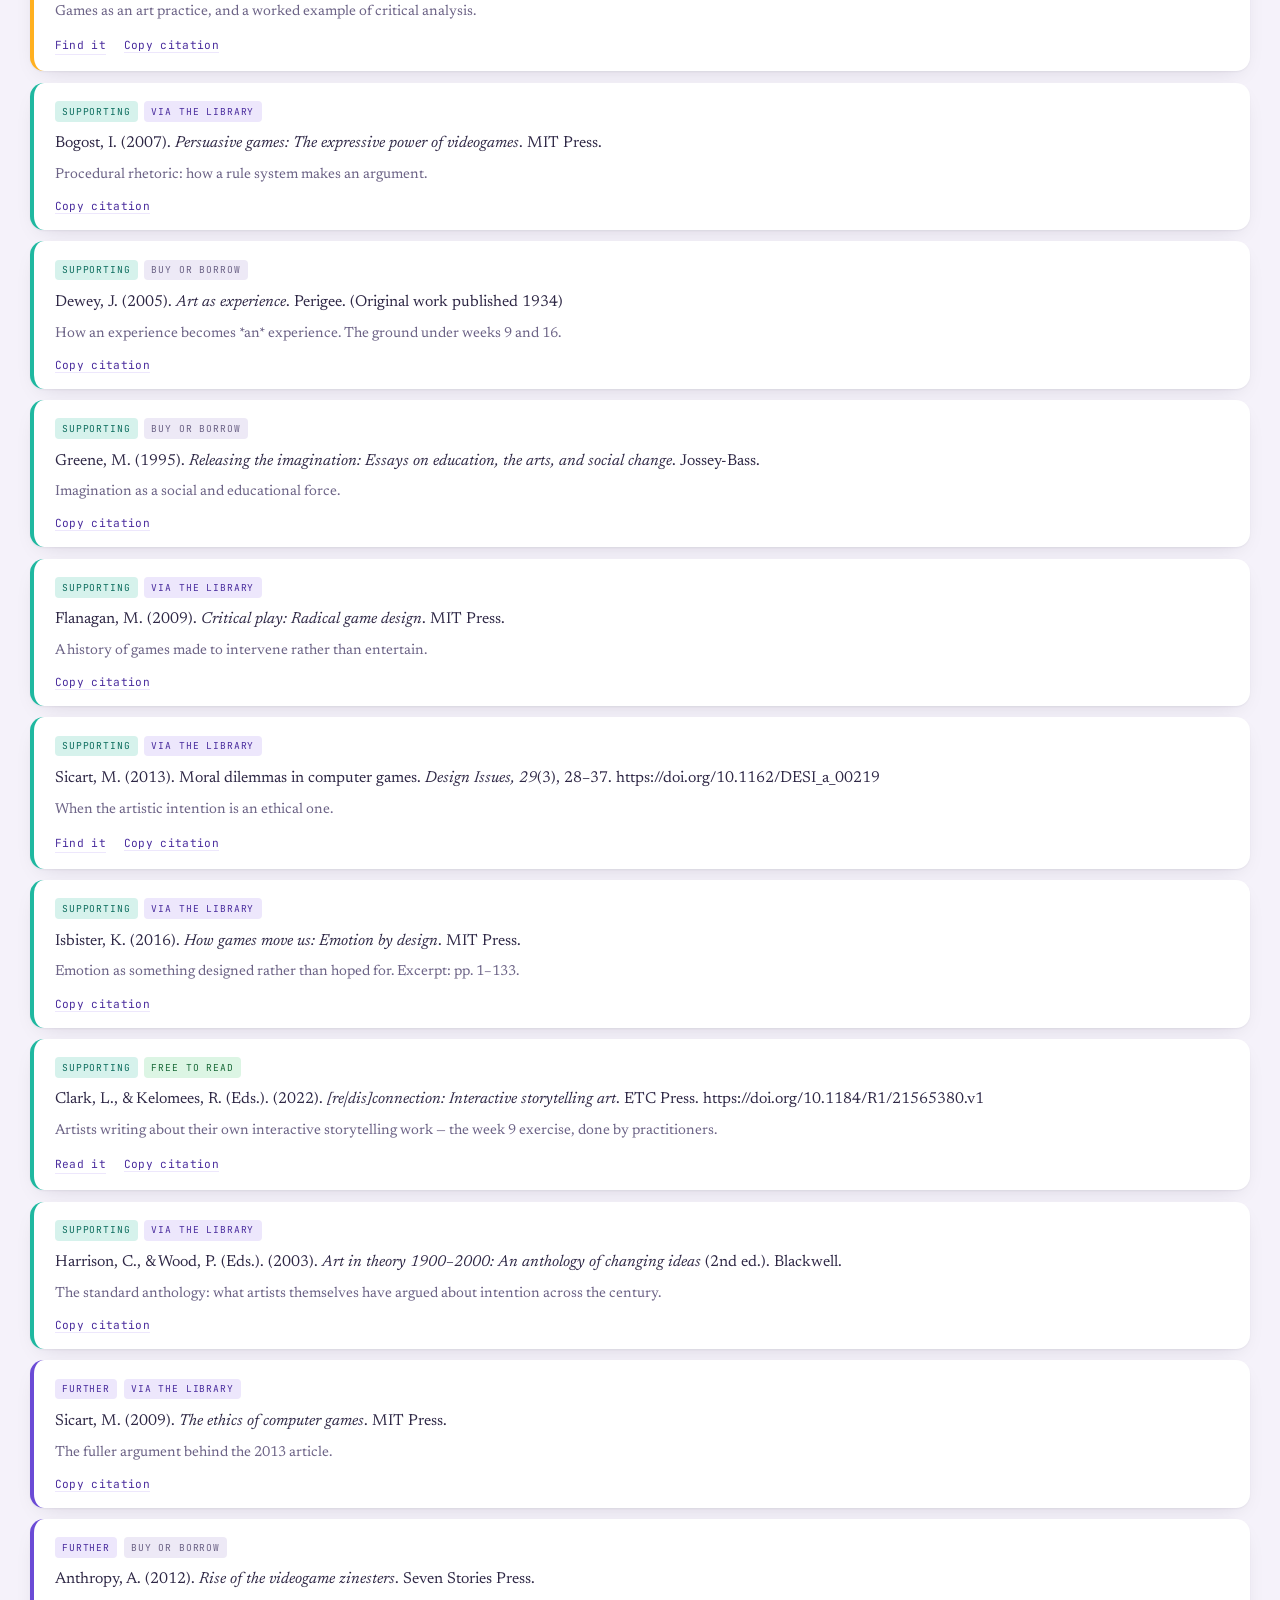
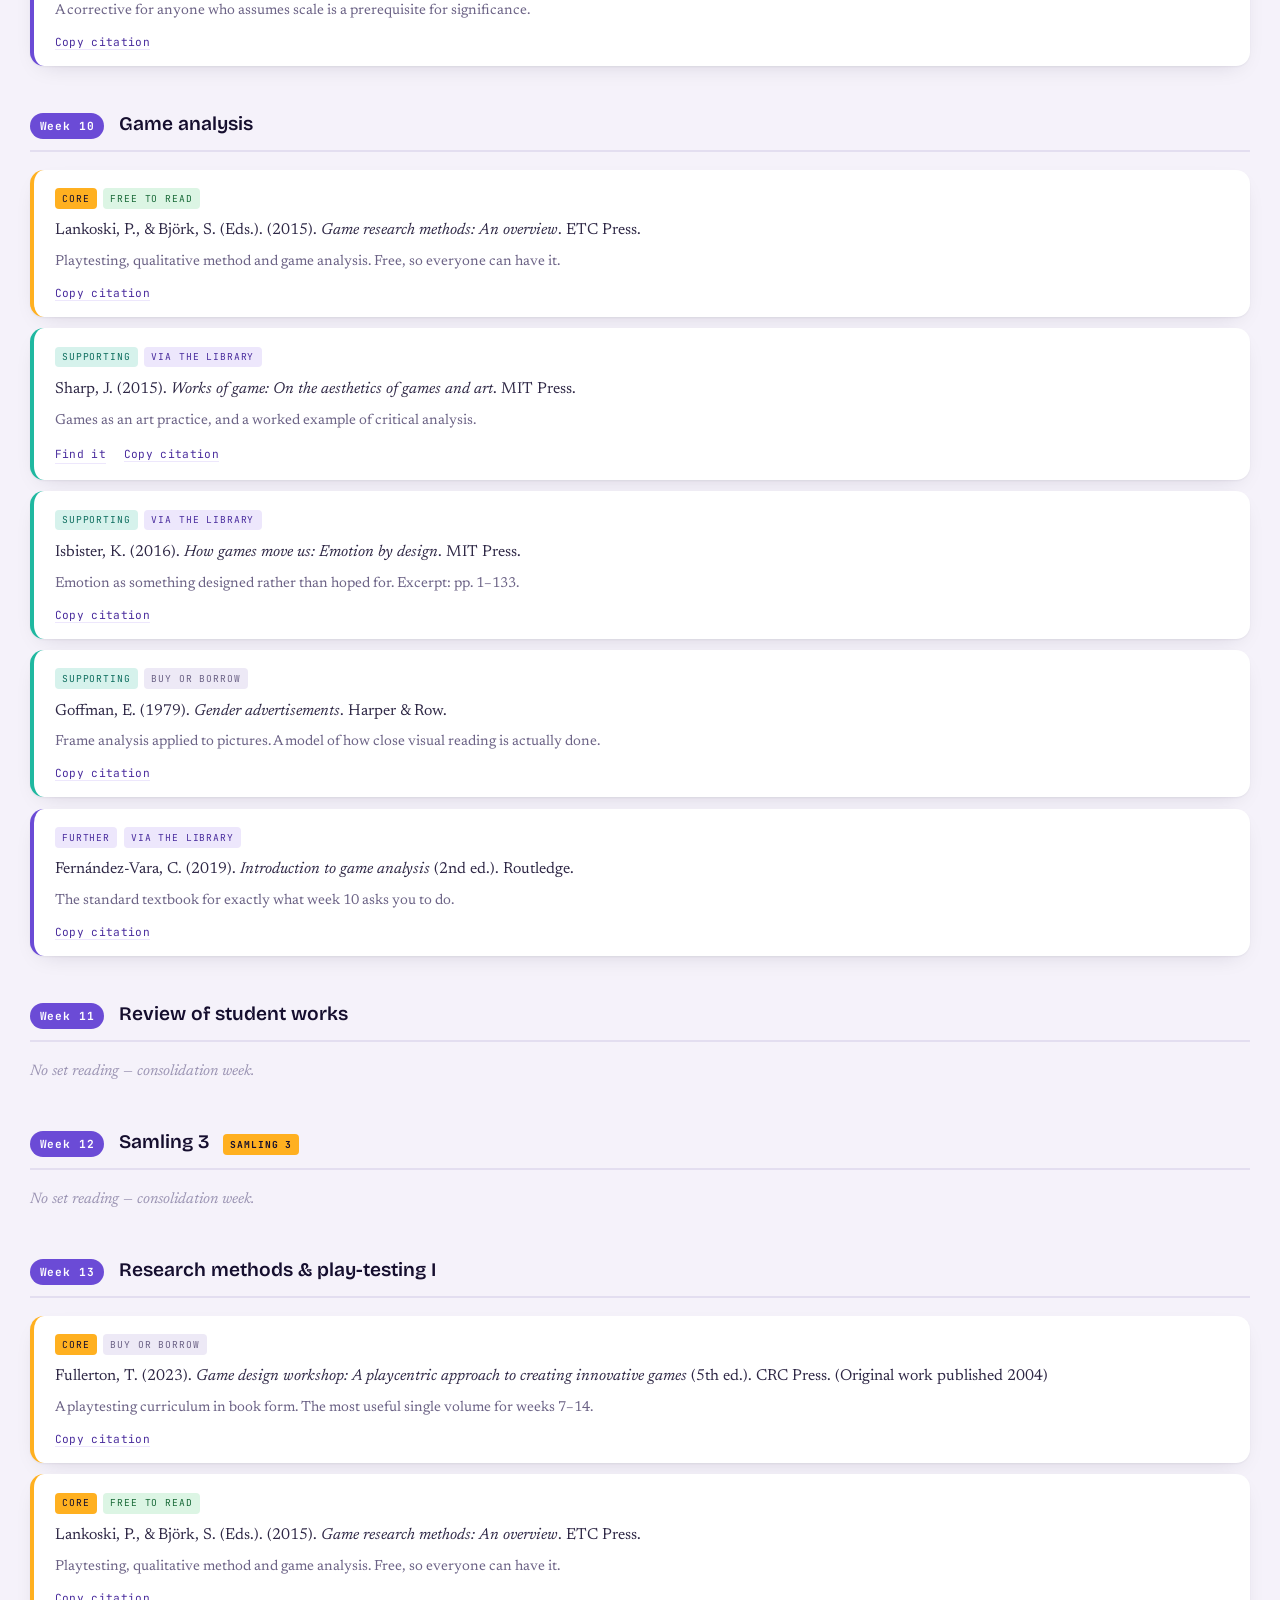
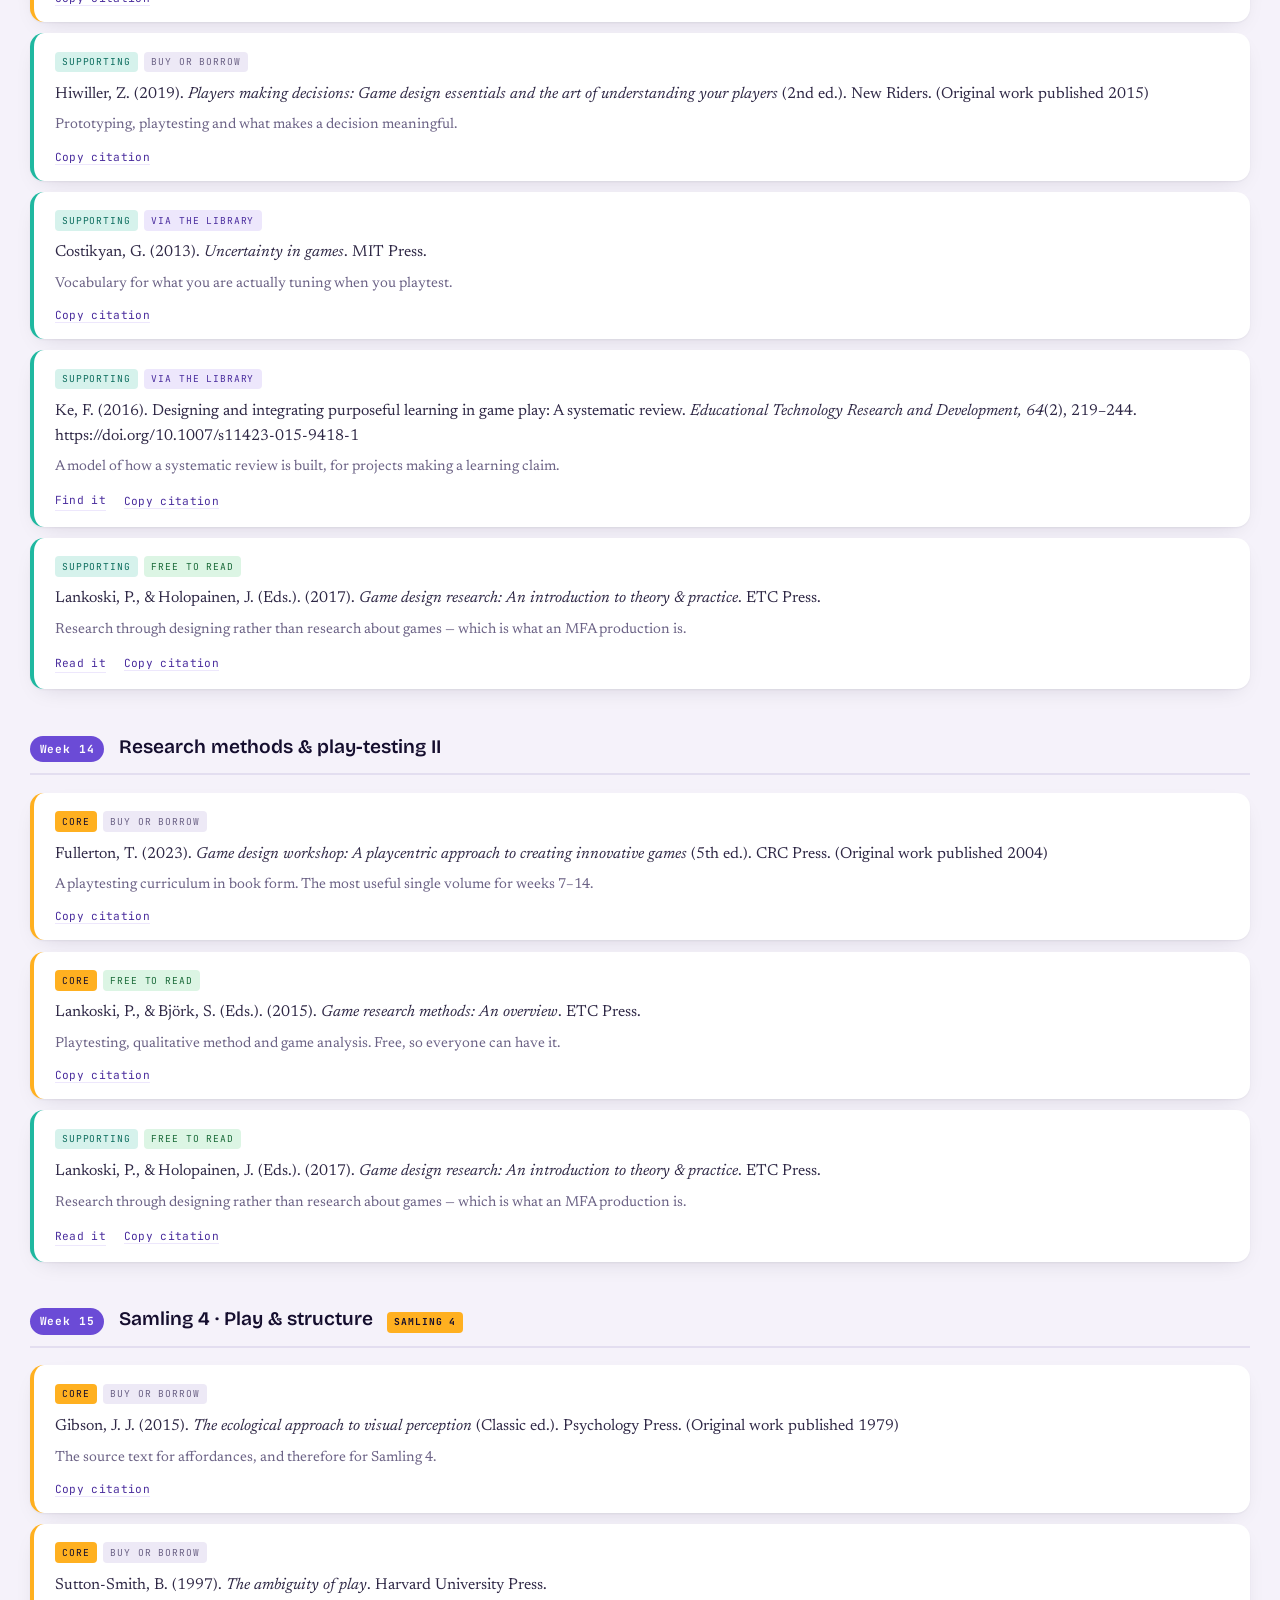
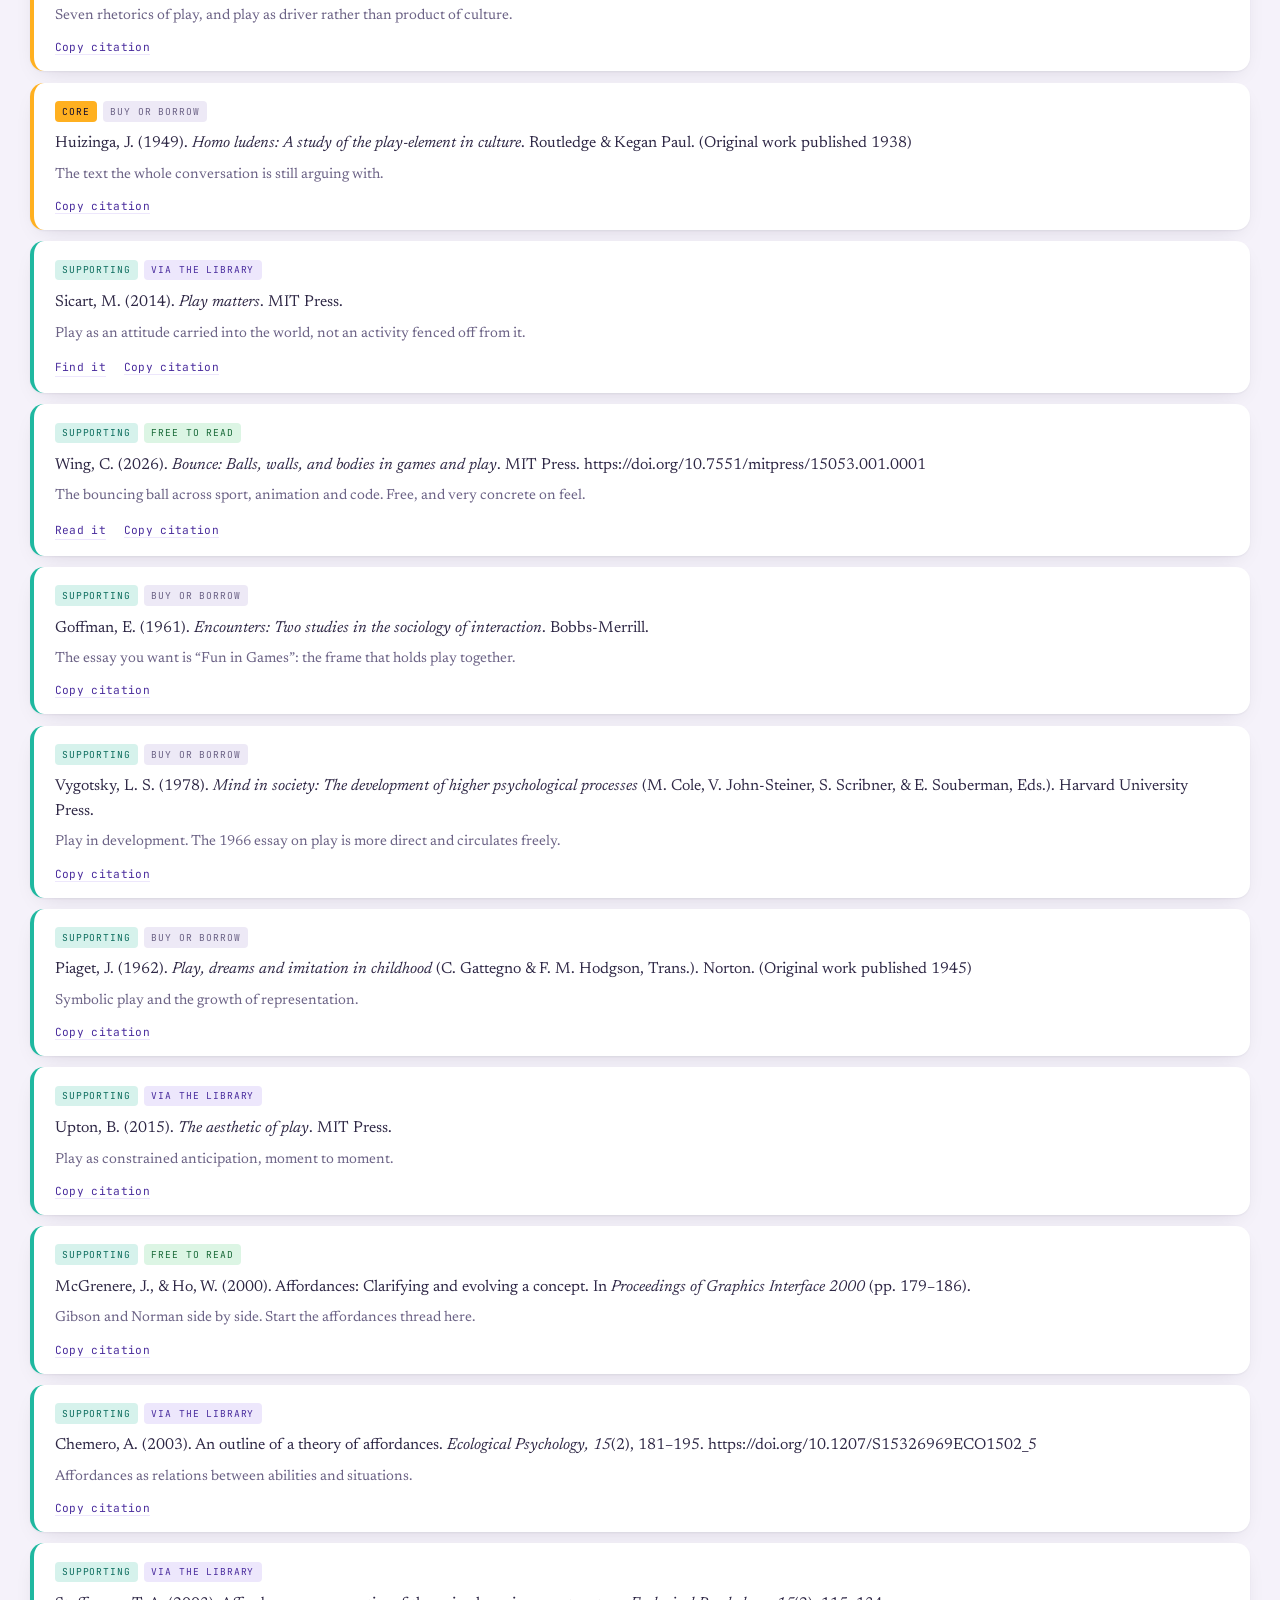
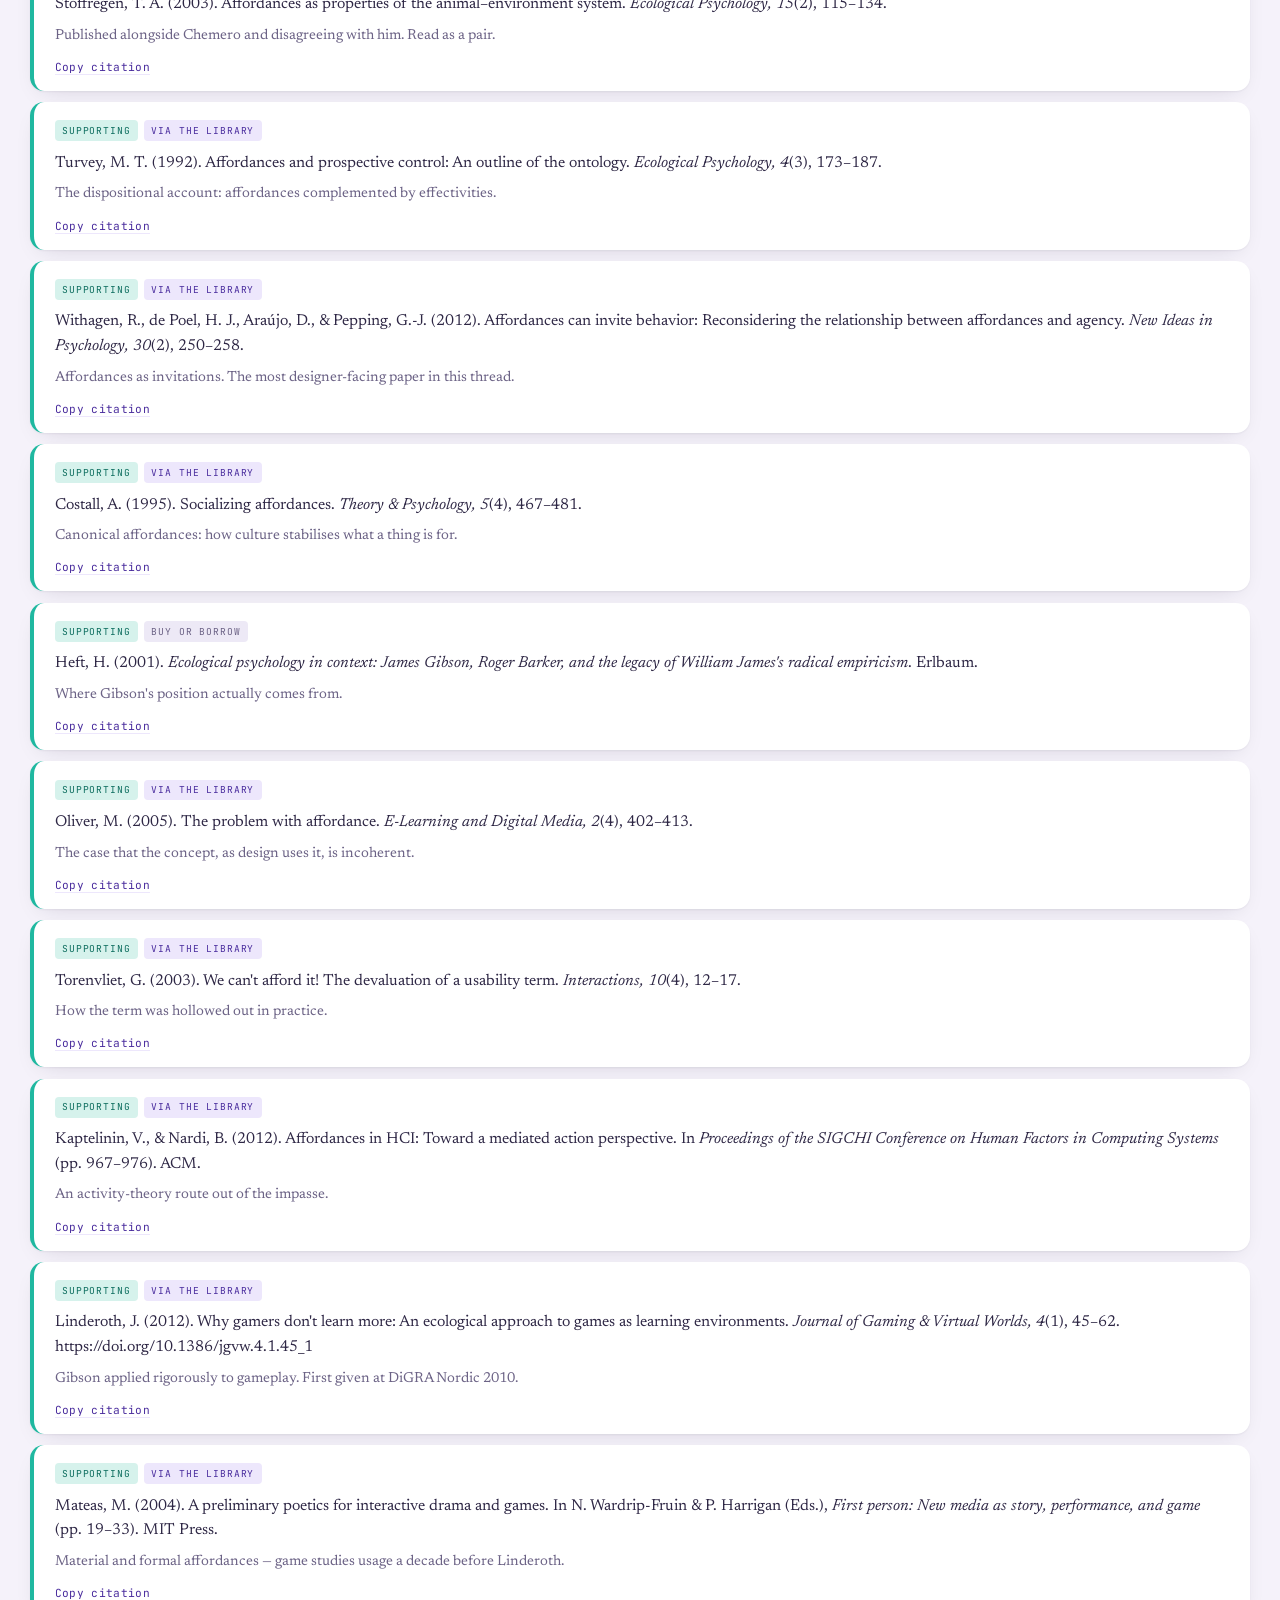
<file: reading.html>
<!DOCTYPE html>
<html lang="en">
<head>
<meta charset="utf-8">
<meta name="viewport" content="width=device-width, initial-scale=1">
<title>Reading — Game Production</title>
<meta name="description" content="The reading list for MFA Game Production, arranged by week, with access notes and citations.">
<link rel="preconnect" href="https://fonts.googleapis.com">
<link rel="preconnect" href="https://fonts.gstatic.com" crossorigin>
<link href="https://fonts.googleapis.com/css2?family=Bricolage+Grotesque:opsz,wght@12..96,400;12..96,600;12..96,800&family=Newsreader:ital,opsz,wght@0,6..72,300;0,6..72,400;0,6..72,500;1,6..72,400&family=JetBrains+Mono:wght@400;700&display=swap" rel="stylesheet">
<link rel="stylesheet" href="assets/css/styles.css">
</head>
<body>
<a class="skip" href="#main">Skip to content</a>

<header class="topbar">
  <div class="topbar__in">
    <a class="topbar__brand" href="index.html"><span class="topbar__mark" aria-hidden="true"></span>Game Production</a>
    <nav class="topbar__nav" aria-label="Sections">
      <a href="index.html#weeks">Weeks</a>
      <a href="index.html#calendar">Calendar</a>
      <a href="reading.html" class="is-here">Reading</a>
      <a href="teachers.html">Teachers</a>
    </nav>
  </div>
</header>

<main id="main">
  <section class="readhead">
    <div class="wrap">
      <p class="eyebrow eyebrow--light">Reading</p>
      <h1 class="readhead__t">The reading list</h1>
      <p class="readhead__s" id="read-intro"></p>
      <dl class="stats stats--tight" id="read-stats"></dl>
    </div>
  </section>

  <div class="readbar">
    <div class="wrap readbar__in">
      <div class="readbar__group" role="group" aria-label="Arrange by">
        <span class="readbar__lab">Arrange</span>
        <button class="chip is-on" data-view="week" type="button">By week</button>
        <button class="chip" data-view="theme" type="button">By theme</button>
        <button class="chip" data-view="az" type="button">A–Z</button>
      </div>
      <div class="readbar__group">
        <label class="switch">
          <input type="checkbox" id="free-only">
          <span>Free to read now only</span>
        </label>
      </div>
    </div>
  </div>

  <section class="band">
    <div class="wrap">
      <p class="readnote" id="read-empty" hidden>Nothing matches that filter.</p>
      <div id="reading"></div>

      <div class="sources">
        <h2 class="h3">Looking for something current</h2>
        <ul class="sources__l" id="read-sources"></ul>
      </div>
    </div>
  </section>
</main>

<footer class="foot">
  <div class="wrap foot__in">
    <p class="foot__l">Game Production · MFA</p>
    <p class="foot__r"><a href="index.html">Back to the course</a></p>
  </div>
</footer>

<script src="assets/js/course-data.js"></script>
<script src="assets/js/reading-data.js"></script>
<script src="assets/js/reading.js"></script>
</body>
</html>
</file>
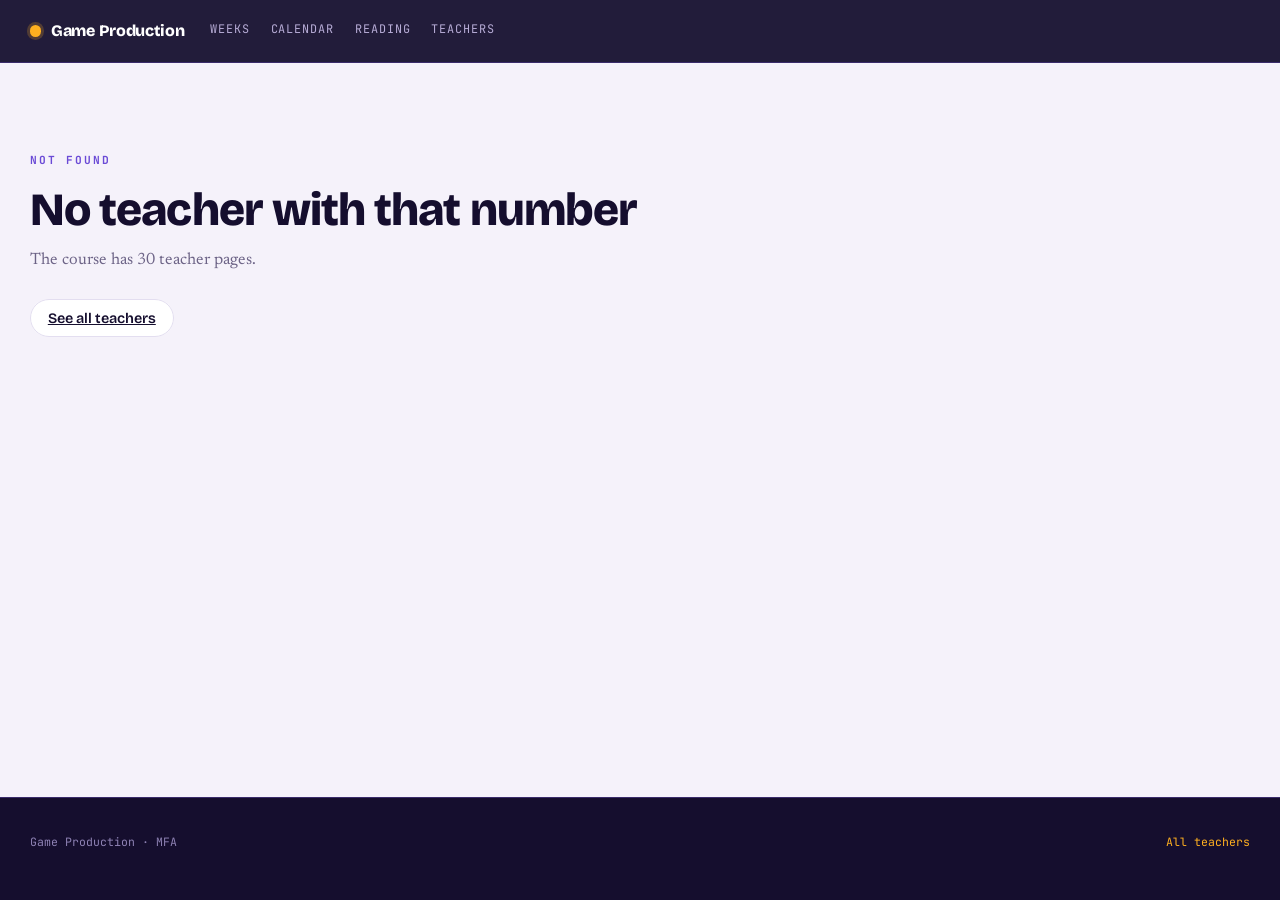
<file: teacher.html>
<!DOCTYPE html>
<html lang="en">
<head>
<meta charset="utf-8">
<meta name="viewport" content="width=device-width, initial-scale=1">
<title>Teacher — Game Production</title>
<meta name="description" content="A teacher on the MFA Game Production course.">
<meta name="color-scheme" content="light">
<link rel="preconnect" href="https://fonts.googleapis.com">
<link rel="preconnect" href="https://fonts.gstatic.com" crossorigin>
<link href="https://fonts.googleapis.com/css2?family=Bricolage+Grotesque:opsz,wght@12..96,400;12..96,600;12..96,800&family=Newsreader:ital,opsz,wght@0,6..72,300;0,6..72,400;0,6..72,500;1,6..72,400&family=JetBrains+Mono:wght@400;700&display=swap" rel="stylesheet">
<link rel="stylesheet" href="assets/css/styles.css">
</head>
<body>
<a class="skip" href="#main">Skip to content</a>

<header class="topbar">
  <div class="topbar__in">
    <a class="topbar__brand" href="index.html">
      <span class="topbar__mark" aria-hidden="true"></span>
      Game Production
    </a>
    <nav class="topbar__nav" aria-label="Sections">
      <a href="index.html#weeks">Weeks</a>
      <a href="index.html#calendar">Calendar</a>
      <a href="reading.html">Reading</a>
      <a href="teachers.html">Teachers</a>
    </nav>
  </div>
</header>

<main id="main">
  <div id="teacher"></div>
</main>

<footer class="foot">
  <div class="wrap foot__in">
    <p class="foot__l">Game Production · MFA</p>
    <p class="foot__r"><a href="teachers.html">All teachers</a></p>
  </div>
</footer>

<script src="assets/js/course-data.js"></script>
<script src="assets/js/day-details.js"></script>
<script src="assets/js/teacher-data.js"></script>
<script src="assets/js/shared.js"></script>
<script src="assets/js/teacher.js"></script>
</body>
</html>
</file>
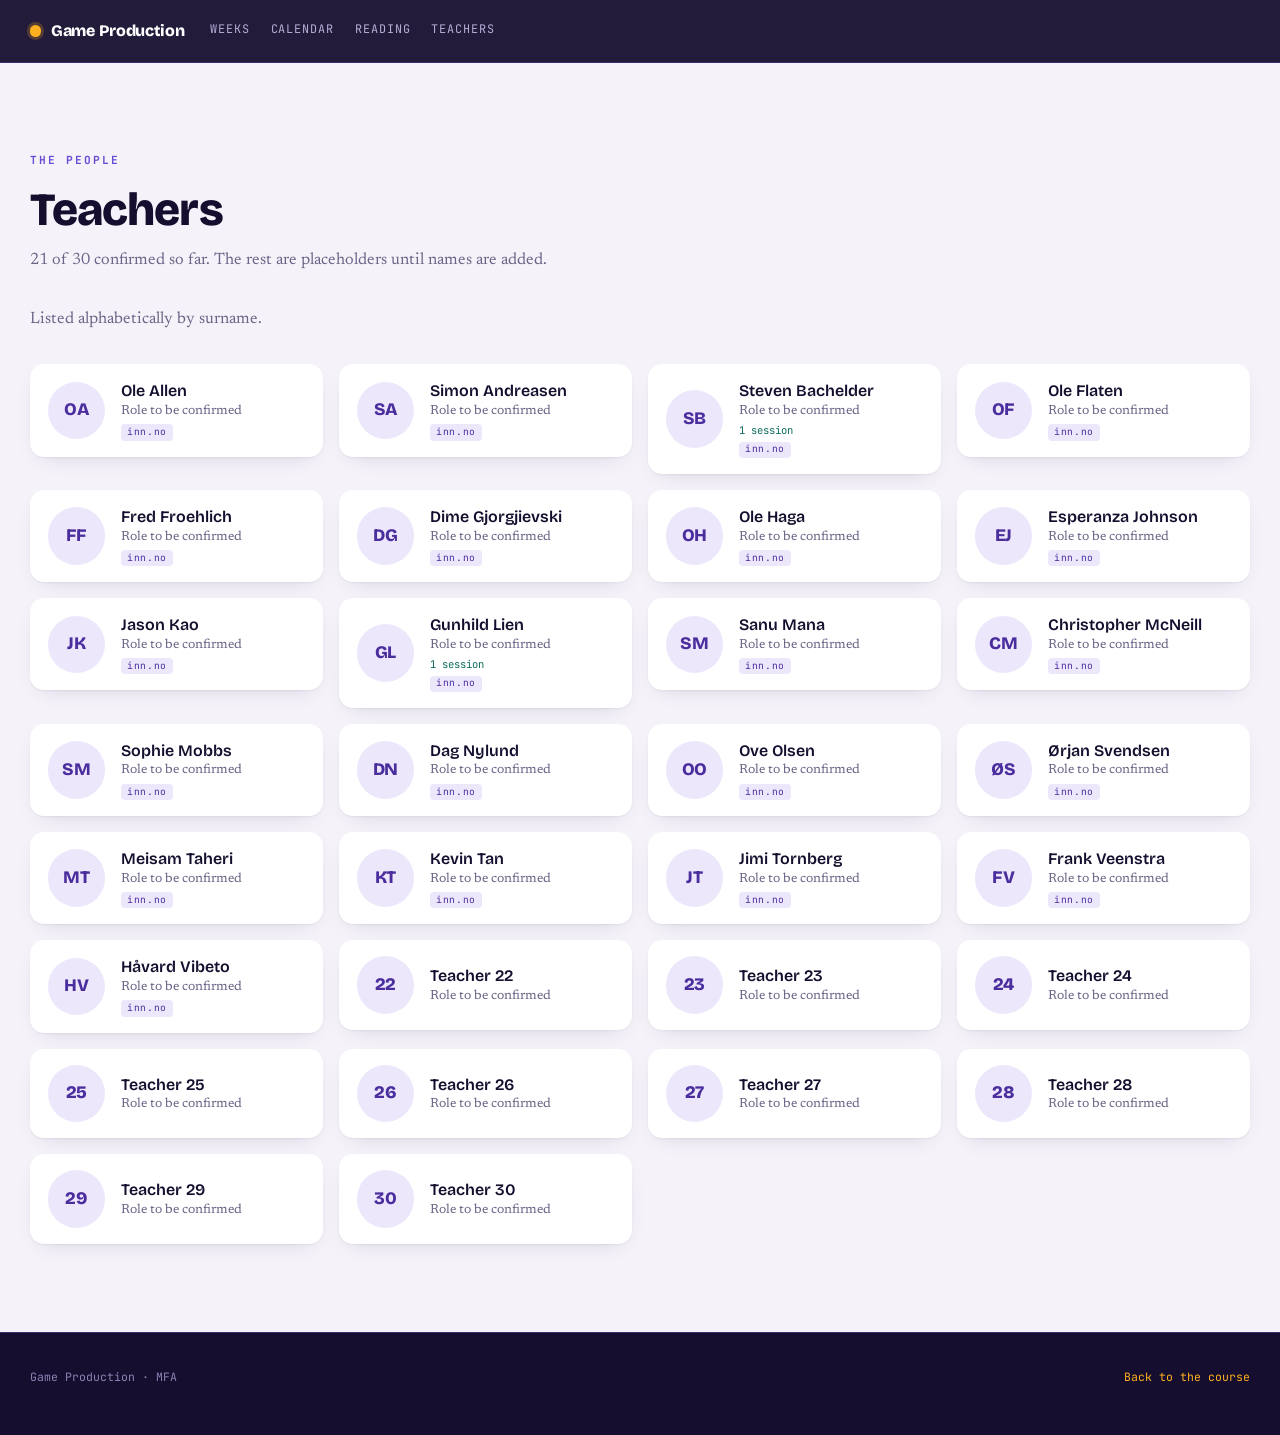
<file: teachers.html>
<!DOCTYPE html>
<html lang="en">
<head>
<meta charset="utf-8">
<meta name="viewport" content="width=device-width, initial-scale=1">
<title>Teachers — Game Production</title>
<meta name="description" content="The people teaching on the MFA Game Production course.">
<meta name="color-scheme" content="light">
<link rel="preconnect" href="https://fonts.googleapis.com">
<link rel="preconnect" href="https://fonts.gstatic.com" crossorigin>
<link href="https://fonts.googleapis.com/css2?family=Bricolage+Grotesque:opsz,wght@12..96,400;12..96,600;12..96,800&family=Newsreader:ital,opsz,wght@0,6..72,300;0,6..72,400;0,6..72,500;1,6..72,400&family=JetBrains+Mono:wght@400;700&display=swap" rel="stylesheet">
<link rel="stylesheet" href="assets/css/styles.css">
</head>
<body>
<a class="skip" href="#main">Skip to content</a>

<header class="topbar">
  <div class="topbar__in">
    <a class="topbar__brand" href="index.html">
      <span class="topbar__mark" aria-hidden="true"></span>
      Game Production
    </a>
    <nav class="topbar__nav" aria-label="Sections">
      <a href="index.html#weeks">Weeks</a>
      <a href="index.html#calendar">Calendar</a>
      <a href="reading.html">Reading</a>
      <a href="teachers.html">Teachers</a>
    </nav>
  </div>
</header>

<main id="main">
  <div id="teachers"></div>
</main>

<footer class="foot">
  <div class="wrap foot__in">
    <p class="foot__l">Game Production · MFA</p>
    <p class="foot__r"><a href="index.html">Back to the course</a></p>
  </div>
</footer>

<script src="assets/js/course-data.js"></script>
<script src="assets/js/day-details.js"></script>
<script src="assets/js/teacher-data.js"></script>
<script src="assets/js/shared.js"></script>
<script src="assets/js/teachers-page.js"></script>
</body>
</html>
</file>
<file: assets/css/styles.css>
/* =========================================================================
   Game Production — MFA
   Colour carries meaning here: amber is always the teaching track, teal is
   always the student group-work track, violet is structure, plum is the
   artistic-practice thread. Don't repurpose them decoratively.
   ========================================================================= */

:root{
  --ink:#150E2E;
  --ink-2:#241941;
  --ink-3:#2E2159;

  --paper:#F5F2FA;
  --paper-2:#EDE9F6;
  --card:#FFFFFF;

  --amber:#FFB020;        /* teaching track */
  --amber-ink:#8A5A00;
  --amber-wash:#FFF0D4;

  --teal:#1FB8A0;         /* group-work track */
  --teal-ink:#0E6E5F;
  --teal-wash:#D6F2EC;

  --violet:#6B4BD6;       /* structure */
  --violet-deep:#4B2E9E;
  --violet-wash:#EDE7FC;

  --blue:#3D6BE0;
  --plum:#B5478A;

  --body:#2E2745;
  --muted:#6C6386;
  --faint:#9A93B2;
  --line:#E3DEF0;
  --line-dark:#3A2C6B;

  --display:"Bricolage Grotesque","Trebuchet MS",Verdana,sans-serif;
  --serif:"Newsreader",Georgia,"Times New Roman",serif;
  --mono:"JetBrains Mono","SFMono-Regular",Consolas,"Liberation Mono",monospace;

  --wrap:1220px;
  --r:14px;
  --r-sm:8px;
  --shadow:0 1px 2px rgba(21,14,46,.05), 0 8px 24px -12px rgba(21,14,46,.18);
  --shadow-lift:0 2px 4px rgba(21,14,46,.06), 0 16px 36px -14px rgba(21,14,46,.26);
}

*,*::before,*::after{box-sizing:border-box}

html{scroll-behavior:smooth; scroll-padding-top:86px}

body{
  margin:0;
  min-height:100dvh;
  display:flex;
  flex-direction:column;
  background:var(--paper);
  color:var(--body);
  font-family:var(--serif);
  font-size:17px;
  line-height:1.62;
  font-weight:400;
  -webkit-font-smoothing:antialiased;
  text-rendering:optimizeLegibility;
}

h1,h2,h3,h4{font-family:var(--display); font-weight:800; letter-spacing:-.02em; line-height:1.08; margin:0}
p{margin:0}
ul{margin:0; padding:0; list-style:none}
a{color:inherit}

.skip{
  position:absolute; left:-9999px; top:0; z-index:200;
  background:var(--amber); color:var(--ink); padding:.7rem 1.1rem;
  font-family:var(--display); font-weight:600; border-radius:0 0 var(--r-sm) 0;
}
.skip:focus{left:0}

:focus-visible{outline:3px solid var(--amber); outline-offset:3px; border-radius:4px}

.wrap{width:min(100% - 3rem, var(--wrap)); margin-inline:auto}

main{flex:1 0 auto}

/* ---------- shared type ------------------------------------------------ */
.eyebrow{
  font-family:var(--mono); font-size:.7rem; font-weight:700;
  letter-spacing:.18em; text-transform:uppercase; color:var(--violet);
  margin:0 0 1rem;
}
.eyebrow--light{color:var(--amber)}

.h2{font-size:clamp(1.9rem,3.6vw,2.9rem); color:var(--ink); margin-bottom:.75rem}
.h2--light{color:#fff}
.h3{font-family:var(--display); font-size:1.32rem; font-weight:600; color:var(--ink); margin:3rem 0 1.1rem}
.sub{color:var(--muted); max-width:64ch; font-size:1.03rem; margin-bottom:2rem}
.sub--light{color:#C9BFE6}

.band{padding:5.5rem 0}
.band--alt{background:var(--paper-2)}
.band--dark{background:var(--ink); color:#fff}

.callout{
  margin-top:2rem; padding:1.05rem 1.3rem;
  background:var(--violet-wash); border-radius:var(--r);
  color:var(--violet-deep); font-size:.95rem; max-width:78ch;
}

.btn{
  font-family:var(--display); font-weight:600; font-size:.9rem;
  padding:.6rem 1.05rem; border-radius:999px; border:1.5px solid var(--line);
  background:var(--card); color:var(--ink); cursor:pointer;
  transition:border-color .15s, background .15s, transform .15s;
}
.btn:hover{border-color:var(--violet); transform:translateY(-1px)}
.btn--ghost[aria-pressed="true"]{background:var(--ink); color:#fff; border-color:var(--ink)}

/* legend swatches */
.legend{display:flex; flex-wrap:wrap; gap:.4rem 1.5rem; align-items:center}
.key{display:inline-flex; align-items:center; gap:.5rem; font-family:var(--mono); font-size:.72rem; color:var(--muted); letter-spacing:.02em}
.sw{width:.85rem; height:.85rem; border-radius:4px; display:inline-block; flex:none}
.sw--teach{background:var(--amber)}
.sw--group{background:var(--teal)}
.sw--teachwash{background:var(--amber-wash); border:1px solid #EBD5A9}
.sw--groupwash{background:var(--teal-wash); border:1px solid #A9DDD2}
.sw--samling{background:var(--amber)}
.sw--exam{background:#fff; box-shadow:inset 0 0 0 1px rgba(255,255,255,.5)}

/* ---------- top bar ---------------------------------------------------- */
.topbar{
  position:sticky; top:0; z-index:100;
  background:rgba(21,14,46,.94);
  backdrop-filter:saturate(140%) blur(10px);
  border-bottom:1px solid var(--line-dark);
}
.topbar__in{
  width:min(100% - 3rem, var(--wrap)); margin-inline:auto;
  display:flex; align-items:center; gap:1.6rem; height:62px;
}
.topbar__brand{
  font-family:var(--display); font-weight:800; font-size:1rem; color:#fff;
  text-decoration:none; letter-spacing:-.01em; display:inline-flex; align-items:center; gap:.6rem; flex:none;
}
.topbar__mark{
  width:.7rem; height:.7rem; border-radius:50%;
  background:var(--amber); box-shadow:0 0 0 3px rgba(255,176,32,.22);
}
.topbar__nav{display:flex; gap:1.3rem; margin-right:auto}
.topbar__nav a{
  font-family:var(--mono); font-size:.74rem; letter-spacing:.08em; text-transform:uppercase;
  color:#B7ACD6; text-decoration:none; padding:.35rem 0; border-bottom:2px solid transparent;
  transition:color .15s, border-color .15s;
}
.topbar__nav a:hover, .topbar__nav a.is-here{color:#fff; border-color:var(--amber)}
.topbar__next{
  font-family:var(--mono); font-size:.72rem; color:var(--amber);
  white-space:nowrap; flex:none;
}
@media (max-width:1080px){ .topbar__next{display:none} }
@media (max-width:860px){
  .topbar__in{height:auto; padding:.7rem 0; flex-wrap:wrap; gap:.5rem 1rem}
  .topbar__nav{gap:.9rem; flex-wrap:wrap; width:100%}
}

/* ---------- hero ------------------------------------------------------- */
.hero{
  background:
    radial-gradient(1100px 520px at 82% -8%, rgba(107,75,214,.34), transparent 62%),
    radial-gradient(760px 420px at 6% 105%, rgba(31,184,160,.16), transparent 60%),
    var(--ink);
  color:#fff; padding:6rem 0 5rem;
}
.hero__in{width:min(100% - 3rem, var(--wrap)); margin-inline:auto}
.hero__title{
  font-size:clamp(3rem,9vw,7rem); line-height:.92; letter-spacing:-.035em;
  margin:0 0 1.6rem; max-width:16ch;
}
.hero__q{
  font-family:var(--serif); font-style:italic; font-weight:300;
  font-size:clamp(1.35rem,3vw,2.1rem); color:var(--amber);
  line-height:1.28; max-width:24ch; margin-bottom:1.5rem;
}
.hero__stand{color:#C9BFE6; max-width:60ch; font-size:1.05rem}

.hero__strip{margin:3.4rem 0 2.6rem}
.hero__striplab{
  font-family:var(--mono); font-size:.68rem; letter-spacing:.16em; text-transform:uppercase;
  color:#8E82B4; margin-bottom:.75rem;
}
.strip{display:flex; gap:3px; text-decoration:none; max-width:980px}
.strip__c{
  flex:1 1 0; height:44px; border-radius:5px; position:relative;
  background:var(--ink-3); transition:transform .18s, filter .18s;
}
.strip__c[data-tone="violet"]{background:var(--violet)}
.strip__c[data-tone="blue"]{background:var(--blue)}
.strip__c[data-tone="teal"]{background:var(--teal)}
.strip__c[data-tone="amber"]{background:var(--amber)}
.strip__c.is-samling::after{
  content:""; position:absolute; inset:auto 0 -11px; height:5px; border-radius:3px; background:var(--amber);
}
.strip__c.is-exam::after{
  content:""; position:absolute; inset:auto 0 -11px; height:5px; border-radius:3px; background:#fff;
}
.strip:hover .strip__c{filter:saturate(.55) opacity(.6)}
.strip:hover .strip__c:hover{filter:none; transform:translateY(-3px)}
.hero__stripkey{display:flex; gap:1.4rem; margin-top:1.4rem}
.hero__stripkey .key{color:#8E82B4}

.stats{display:flex; flex-wrap:wrap; gap:2.6rem; margin:0}
.stats div{min-width:8rem}
.stats dt{font-family:var(--mono); font-size:2.3rem; font-weight:700; color:var(--teal); line-height:1}
.stats dd{margin:.55rem 0 0; color:#B7ACD6; font-size:.9rem; line-height:1.45}

/* ---------- course / kinds --------------------------------------------- */
.lede{display:grid; grid-template-columns:minmax(0,1.05fr) minmax(0,1fr); gap:2.5rem 4rem; align-items:start; margin-bottom:3.5rem}
.lede__p{font-size:1.12rem; color:var(--body)}
@media (max-width:820px){ .lede{grid-template-columns:1fr; gap:1.2rem} }

.kinds{display:grid; grid-template-columns:repeat(4,1fr); gap:1.1rem}
.kinds li{
  background:var(--card); border-radius:var(--r); padding:1.5rem 1.4rem 1.6rem;
  box-shadow:var(--shadow); border-top:3px solid var(--violet);
}
.kinds li:nth-child(2){border-top-color:var(--teal)}
.kinds li:nth-child(3){border-top-color:var(--blue)}
.kinds li:nth-child(4){border-top-color:var(--plum)}
.kinds b{display:block; font-family:var(--display); font-weight:600; font-size:1.1rem; color:var(--ink); margin-bottom:.5rem}
.kinds span{color:var(--muted); font-size:.94rem}
@media (max-width:960px){ .kinds{grid-template-columns:repeat(2,1fr)} }
@media (max-width:560px){ .kinds{grid-template-columns:1fr} }

/* ---------- rhythm ----------------------------------------------------- */
.rhythm{display:grid; grid-template-columns:1fr 1fr; gap:1.2rem; margin-bottom:1rem}
.rhythm__d{
  background:var(--card); border-radius:var(--r); padding:1.7rem 1.6rem;
  box-shadow:var(--shadow); border-left:4px solid var(--amber);
}
.rhythm__d[data-track="group"]{border-left-color:var(--teal)}
.rhythm__day{
  font-family:var(--mono); font-size:.72rem; letter-spacing:.14em; text-transform:uppercase;
  color:var(--amber-ink); margin-bottom:.4rem;
}
.rhythm__d[data-track="group"] .rhythm__day{color:var(--teal-ink)}
.rhythm__t{font-family:var(--display); font-size:2rem; font-weight:800; color:var(--ink); letter-spacing:-.02em; margin-bottom:.9rem}
.rhythm__f{display:flex; flex-wrap:wrap; gap:.45rem; margin-bottom:.9rem}
.rhythm__f span{
  font-family:var(--mono); font-size:.72rem; padding:.3rem .6rem; border-radius:999px;
  background:var(--amber-wash); color:var(--amber-ink);
}
.rhythm__d[data-track="group"] .rhythm__f span{background:var(--teal-wash); color:var(--teal-ink)}
.rhythm__n{color:var(--muted); font-size:.94rem}
@media (max-width:760px){ .rhythm{grid-template-columns:1fr} }

/* ---------- forms ------------------------------------------------------ */
.forms{display:grid; grid-template-columns:repeat(3,1fr); gap:1.1rem}
.forms li{
  background:var(--card); border-radius:var(--r); padding:1.4rem 1.4rem 1.5rem;
  box-shadow:var(--shadow); display:grid; grid-template-columns:auto 1fr; gap:.2rem .9rem; align-items:start;
}
.forms .dot{width:.85rem; height:.85rem; border-radius:50%; background:var(--amber); margin-top:.42rem}
.forms li[data-track="group"] .dot{background:var(--teal)}
.forms li[data-track="samling"] .dot{background:var(--violet)}
.forms b{font-family:var(--display); font-weight:600; font-size:1.08rem; color:var(--ink)}
.forms .when{grid-column:2; font-family:var(--mono); font-size:.7rem; color:var(--amber-ink); letter-spacing:.05em; margin-bottom:.5rem}
.forms li[data-track="group"] .when{color:var(--teal-ink)}
.forms li[data-track="samling"] .when{color:var(--violet-deep)}
.forms .note{grid-column:2; color:var(--muted); font-size:.93rem}
@media (max-width:940px){ .forms{grid-template-columns:repeat(2,1fr)} }
@media (max-width:600px){ .forms{grid-template-columns:1fr} }

/* ---------- two tracks ------------------------------------------------- */
.tracks{margin-top:1rem}
.tracks__pair{display:grid; gap:.55rem}
.tracks__lane{
  background:var(--card); border-radius:999px; padding:1.05rem 1.9rem;
  box-shadow:var(--shadow); border-left:6px solid var(--amber);
}
.tracks__lane--group{border-left-color:var(--teal)}
.tracks__name{font-family:var(--display); font-weight:600; font-size:1.1rem; color:var(--ink)}
.tracks__note{color:var(--muted); font-size:.93rem}
.tracks__link{
  height:26px; margin-left:2.6rem; width:2px; background:linear-gradient(var(--violet),var(--violet)) center/2px 100% no-repeat;
  position:relative;
}
.tracks__link::before,.tracks__link::after{
  content:""; position:absolute; left:-4px; width:10px; height:10px;
  border-left:2px solid var(--violet); border-top:2px solid var(--violet);
}
.tracks__link::before{top:0; transform:rotate(45deg)}
.tracks__link::after{bottom:0; transform:rotate(-135deg)}

/* ---------- week board ------------------------------------------------- */
.boardbar{display:flex; flex-wrap:wrap; gap:1rem; justify-content:space-between; align-items:center; margin-bottom:1.4rem}

.phase{margin-bottom:2.6rem}
.phase__head{display:flex; flex-wrap:wrap; align-items:baseline; gap:.5rem 1rem; padding:0 0 .9rem; border-bottom:2px solid var(--line)}
.phase__name{
  font-family:var(--display); font-weight:800; font-size:.82rem; letter-spacing:.16em; text-transform:uppercase;
  color:#fff; background:var(--violet); padding:.32rem .8rem; border-radius:999px;
}
.phase[data-tone="blue"] .phase__name{background:var(--blue)}
.phase[data-tone="teal"] .phase__name{background:var(--teal)}
.phase[data-tone="amber"] .phase__name{background:var(--amber); color:var(--ink)}
.phase__sub{font-family:var(--display); font-weight:600; font-size:1.15rem; color:var(--ink)}
.phase__wk{font-family:var(--mono); font-size:.72rem; color:var(--faint); margin-left:auto}
.phase__note{color:var(--muted); font-size:.93rem; margin:.85rem 0 1.1rem; max-width:72ch}

.wk{background:var(--card); border-radius:var(--r); box-shadow:var(--shadow); margin-bottom:.55rem; overflow:hidden}
.wk.is-samling{background:linear-gradient(90deg,var(--amber-wash),var(--card) 42%)}
.wk__btn{
  display:grid; grid-template-columns:6.4rem minmax(0,1fr) minmax(0,1fr) 1.6rem;
  gap:1.2rem; align-items:center; width:100%; text-align:left;
  background:none; border:0; padding:1.05rem 1.3rem; cursor:pointer; font:inherit; color:inherit;
}
.wk__btn:hover{background:rgba(107,75,214,.045)}
.wk__n{font-family:var(--mono); line-height:1.25}
.wk__n b{display:block; font-size:1.28rem; font-weight:700; color:var(--violet-deep)}
.wk.is-samling .wk__n b{color:var(--amber-ink)}
.wk.is-exam .wk__n b{color:var(--teal-ink)}
.wk__n span{display:block; font-size:.66rem; color:var(--faint); letter-spacing:.02em; white-space:nowrap}
.wk__cell{display:flex; gap:.7rem; align-items:flex-start; font-size:.97rem}
.wk__cell::before{content:""; width:.6rem; height:.6rem; border-radius:50%; background:var(--amber); flex:none; margin-top:.48rem}
.wk__cell--group::before{background:var(--teal)}
.wk__cell--none{color:var(--faint); font-style:italic}
.wk__cell--none::before{background:var(--line)}
.wk__chev{justify-self:end; color:var(--faint); transition:transform .2s}
.wk[open] .wk__chev, .wk.is-open .wk__chev{transform:rotate(180deg)}

.wk__body{display:none; padding:0 1.3rem 1.4rem 8.9rem; border-top:1px solid var(--line)}
.wk.is-open .wk__body{display:block}
.wk__pair{display:grid; grid-template-columns:1fr 1fr; gap:1.6rem; padding-top:1.1rem}
.wk__k{
  font-family:var(--mono); font-size:.66rem; letter-spacing:.14em; text-transform:uppercase;
  color:var(--amber-ink); margin-bottom:.4rem;
}
.wk__k--group{color:var(--teal-ink)}
.wk__p{font-size:.98rem; color:var(--body)}
.wk__p--none{color:var(--faint); font-style:italic}
.wk__tag{
  display:inline-block; font-family:var(--mono); font-size:.64rem; letter-spacing:.1em; text-transform:uppercase;
  background:var(--teal); color:#fff; padding:.18rem .5rem; border-radius:999px; margin-left:.5rem; vertical-align:middle;
}
.wk__tag--samling{background:var(--amber); color:var(--ink)}

@media (max-width:900px){
  .wk__btn{grid-template-columns:5.2rem minmax(0,1fr) 1.4rem; gap:.8rem; row-gap:.5rem}
  .wk__cell--group{grid-column:2}
  .wk__body{padding-left:1.3rem}
  .wk__pair{grid-template-columns:1fr; gap:1.1rem}
}

/* ---------- calendar --------------------------------------------------- */
.legend--cal{margin-bottom:1.8rem}
.months{display:grid; grid-template-columns:1fr 1fr; gap:2.4rem 2.6rem}
@media (max-width:900px){ .months{grid-template-columns:1fr} }

.mo__name{font-family:var(--display); font-weight:600; font-size:1.3rem; color:var(--ink); margin-bottom:.9rem}
.mo__grid{display:grid; grid-template-columns:3.9rem repeat(7,1fr); gap:4px}
.mo__dow{
  font-family:var(--mono); font-size:.6rem; letter-spacing:.1em; text-transform:uppercase;
  color:var(--faint); text-align:center; padding-bottom:.3rem;
}
.mo__dow--we{color:#BDB6D0}
.mo__wk{
  font-family:var(--mono); font-size:.66rem; color:var(--violet-deep); white-space:nowrap;
  display:flex; flex-direction:column; justify-content:center; align-items:flex-end;
  padding-right:.4rem; text-align:right; line-height:1.2;
}
.mo__wk small{color:var(--faint); font-size:.56rem; white-space:nowrap}
.mo__wk small.is-exam{color:var(--teal-ink); font-weight:700}
.mo__wk.is-break{color:var(--faint)}
.mo__d{
  min-height:60px; border-radius:var(--r-sm); background:var(--card);
  padding:.32rem .4rem; box-shadow:0 1px 2px rgba(21,14,46,.05);
}
.mo__d.is-out{background:transparent; box-shadow:none}
.mo__d.is-break{background:#E9E5F2; box-shadow:none}
.mo__d.is-teach{background:var(--amber-wash)}
.mo__d.is-group{background:var(--teal-wash)}
.mo__d.is-samling{background:var(--amber)}
.mo__num{font-family:var(--mono); font-size:.72rem; font-weight:700; color:var(--body); display:block}
.mo__d.is-out .mo__num{color:#C7C1D8}
.mo__d.is-break .mo__num{color:#8A83A3}
.mo__d.is-teach .mo__num{color:var(--amber-ink)}
.mo__d.is-group .mo__num{color:var(--teal-ink)}
.mo__d.is-samling .mo__num{color:var(--ink)}
.mo__lab{display:block; font-size:.6rem; line-height:1.25; margin-top:.15rem; color:var(--amber-ink)}
.mo__d.is-group .mo__lab{color:var(--teal-ink)}
.mo__d.is-samling .mo__lab{color:var(--ink); font-weight:700}
@media (max-width:520px){
  .mo__grid{grid-template-columns:3.1rem repeat(7,1fr); gap:2px}
  .mo__wk{font-size:.58rem}
  .mo__wk small{font-size:.5rem}
  .mo__d{min-height:46px; padding:.22rem .25rem}
  .mo__lab{display:none}
}

/* ---------- samlinger --------------------------------------------------- */
.samlist{display:grid; grid-template-columns:repeat(4,1fr); gap:1.1rem; margin-bottom:2.4rem}
.samlist li{background:var(--card); border-radius:var(--r); padding:1.4rem; box-shadow:var(--shadow)}
.samlist .n{
  font-family:var(--mono); font-weight:700; font-size:1rem; color:var(--ink);
  background:var(--amber); width:2rem; height:2rem; border-radius:50%;
  display:grid; place-items:center; margin-bottom:.85rem;
}
.samlist .w{font-family:var(--mono); font-size:.7rem; color:var(--amber-ink); letter-spacing:.05em; display:block; margin-bottom:.4rem}
.samlist .note{color:var(--muted); font-size:.93rem}
@media (max-width:900px){ .samlist{grid-template-columns:repeat(2,1fr)} }
@media (max-width:520px){ .samlist{grid-template-columns:1fr} }

.sam4{background:var(--ink); color:#fff; border-radius:var(--r); padding:2.2rem 2.2rem 2.4rem}
.sam4__k{font-family:var(--mono); font-size:.68rem; letter-spacing:.16em; text-transform:uppercase; color:var(--amber); margin-bottom:.7rem}
.sam4__t{font-family:var(--serif); font-style:italic; font-weight:400; font-size:clamp(1.4rem,2.6vw,1.95rem); color:#fff; margin-bottom:1.3rem}
.sam4__l li{color:#C9BFE6; font-size:.97rem; padding-left:1.4rem; position:relative; margin-bottom:.6rem; max-width:88ch}
.sam4__l li::before{content:""; position:absolute; left:0; top:.62rem; width:.5rem; height:.5rem; border-radius:50%; background:var(--teal)}

/* ---------- literature --------------------------------------------------- */
.lit{display:grid; grid-template-columns:repeat(3,1fr); gap:1.1rem}
.lit li{background:var(--card); border-radius:var(--r); padding:1.5rem 1.5rem 1.6rem; box-shadow:var(--shadow); border-top:3px solid var(--violet)}
.lit li[data-tone="teal"]{border-top-color:var(--teal)}
.lit li[data-tone="blue"]{border-top-color:var(--blue)}
.lit li[data-tone="amber"]{border-top-color:var(--amber)}
.lit li[data-tone="plum"]{border-top-color:var(--plum)}
.lit b{display:block; font-family:var(--display); font-weight:600; font-size:1.12rem; color:var(--ink); margin-bottom:.5rem}
.lit .note{color:var(--muted); font-size:.92rem; margin-bottom:1rem}
.lit ul li{all:unset; display:block; font-family:var(--display); font-weight:600; font-size:.97rem; color:var(--body); padding:.28rem 0; border-top:1px solid var(--line)}
@media (max-width:940px){ .lit{grid-template-columns:repeat(2,1fr)} }
@media (max-width:600px){ .lit{grid-template-columns:1fr} }

/* ---------- downloads / footer -------------------------------------------- */
.dl{display:flex; flex-wrap:wrap; gap:1rem}
.dl a{
  display:flex; align-items:center; gap:1rem; text-decoration:none;
  background:var(--ink-2); border:1px solid var(--line-dark); border-radius:var(--r);
  padding:1.1rem 1.5rem; transition:border-color .15s, transform .15s;
}
.dl a:hover{border-color:var(--amber); transform:translateY(-2px)}
.dl .kind{font-family:var(--mono); font-size:.68rem; font-weight:700; letter-spacing:.1em; color:var(--ink); background:var(--amber); padding:.28rem .5rem; border-radius:5px}
.dl .name{font-family:var(--display); font-weight:600; color:#fff; font-size:1rem}

.foot{background:var(--ink); border-top:1px solid var(--line-dark); padding:2.2rem 0 3rem; color:#8E82B4}
.foot__in{display:flex; flex-wrap:wrap; gap:.6rem 2rem; justify-content:space-between; font-family:var(--mono); font-size:.72rem}

/* ---------- motion ---------------------------------------------------------- */
.reveal{opacity:0; transform:translateY(14px); transition:opacity .55s ease, transform .55s ease}
.reveal.is-in{opacity:1; transform:none}

@media (prefers-reduced-motion:reduce){
  html{scroll-behavior:auto}
  *,*::before,*::after{animation-duration:.001ms !important; transition-duration:.001ms !important}
  .reveal{opacity:1; transform:none}
}

@media print{
  .topbar,.hero__strip,.boardbar,.dl,.skip{display:none}
  body{background:#fff; font-size:11pt}
  .band{padding:1.5rem 0; background:#fff}
  .wk__body{display:block !important}
  .hero{background:#fff; color:#000}
  .hero__title,.hero__stand,.stats dd{color:#000}
}

/* =========================================================================
   Active calendar days, session pages and teacher pages
   ========================================================================= */

/* ---- active day cells ---------------------------------------------------- */
.mo__d{position:relative}
.mo__d.is-link{
  display:block; text-decoration:none; color:inherit; cursor:pointer;
  transition:transform .14s ease, box-shadow .14s ease;
}
.mo__d.is-link:hover, .mo__d.is-link:focus-visible{
  transform:translateY(-2px);
  box-shadow:0 6px 16px -6px rgba(21,14,46,.35);
  z-index:2;
}
.mo__d.is-teach.is-link:hover{outline:2px solid var(--amber); outline-offset:-2px}
.mo__d.is-group.is-link:hover{outline:2px solid var(--teal); outline-offset:-2px}
.mo__d.is-samling.is-link:hover{outline:2px solid var(--ink); outline-offset:-2px}
.mo__active{
  position:absolute; top:.26rem; right:.26rem;
  font-family:var(--mono); font-size:.5rem; font-weight:700;
  letter-spacing:.1em; text-transform:uppercase;
  padding:.1rem .34rem; border-radius:999px;
  background:var(--ink); color:#fff; white-space:nowrap;
  opacity:0; transform:translateY(-2px); transition:opacity .14s, transform .14s;
  pointer-events:none;
}
.mo__d.is-link:hover .mo__active,
.mo__d.is-link:focus-visible .mo__active{opacity:1; transform:none}
.mo__d.is-samling .mo__active{background:var(--ink)}
.mo__exam{
  display:inline-block; margin-top:.2rem;
  font-family:var(--mono); font-size:.5rem; font-weight:700;
  letter-spacing:.1em; text-transform:uppercase;
  background:var(--teal); color:#fff; padding:.1rem .3rem; border-radius:4px;
}
.sw--exampill{background:var(--teal)}
@media (max-width:520px){ .mo__active{display:none} .mo__exam{font-size:.45rem} }
@media (hover:none){ .mo__d.is-link::after{
  content:""; position:absolute; right:.28rem; bottom:.28rem;
  width:.32rem; height:.32rem; border-radius:50%; background:currentColor; opacity:.4;
} }

/* ---- session page header --------------------------------------------------- */
.dayhead{
  background:
    radial-gradient(900px 420px at 88% -20%, rgba(107,75,214,.34), transparent 62%),
    var(--ink);
  color:#fff; padding:3.2rem 0 2.8rem;
}
.dayhead__crumbs{font-family:var(--mono); font-size:.7rem; letter-spacing:.1em; text-transform:uppercase; color:#8E82B4; margin-bottom:1rem}
.dayhead__crumbs a{color:var(--amber); text-decoration:none}
.dayhead__crumbs a:hover{text-decoration:underline}
.dayhead__date{font-size:clamp(2rem,5vw,3.4rem); letter-spacing:-.03em; color:#fff; margin-bottom:1rem}
.dayhead__tags{display:flex; flex-wrap:wrap; gap:.45rem; margin-bottom:1.1rem}
.tag{
  font-family:var(--mono); font-size:.68rem; letter-spacing:.05em;
  padding:.3rem .65rem; border-radius:999px; background:rgba(255,255,255,.1); color:#D6CDEE;
}
.tag--teach{background:var(--amber); color:var(--ink); font-weight:700}
.tag--group{background:var(--teal); color:#fff; font-weight:700}
.tag--samling{background:#fff; color:var(--ink); font-weight:700}
.tag--exam{background:var(--teal); color:#fff; font-weight:700}
.tag--phase{border:1px solid rgba(255,255,255,.28)}
.dayhead__title{font-family:var(--serif); font-style:italic; font-size:clamp(1.2rem,2.4vw,1.7rem); color:var(--amber)}

/* ---- session / teacher body ------------------------------------------------- */
.daygrid{display:grid; grid-template-columns:minmax(0,1.7fr) minmax(0,1fr); gap:2.5rem 3.5rem; align-items:start}
@media (max-width:860px){ .daygrid{grid-template-columns:1fr; gap:2rem} }

.dayblock{margin-bottom:2.6rem}
.dayblock__h{
  font-family:var(--mono); font-size:.7rem; font-weight:700; letter-spacing:.16em;
  text-transform:uppercase; color:var(--violet); margin-bottom:.9rem;
  padding-bottom:.55rem; border-bottom:1px solid var(--line);
}
.daybody{font-size:1.06rem; color:var(--body); max-width:66ch}
.fromcourse{margin-top:.8rem; font-size:.84rem; color:var(--faint); font-style:italic}
.empty{color:var(--faint); font-style:italic}

.ticks li{position:relative; padding-left:1.5rem; margin-bottom:.55rem; max-width:66ch}
.ticks li::before{
  content:""; position:absolute; left:0; top:.55rem;
  width:.55rem; height:.55rem; border-radius:3px; border:2px solid var(--teal);
}
.reslist li{border-top:1px solid var(--line); padding:.6rem 0}
.reslist li:last-child{border-bottom:1px solid var(--line)}
.reslist a{color:var(--violet-deep); text-decoration:none; font-weight:500}
.reslist a:hover{text-decoration:underline}
.reslist a::after{content:" \2197"; font-size:.8em; color:var(--faint)}

.sidebox{background:var(--card); border-radius:var(--r); padding:1.5rem; box-shadow:var(--shadow); margin-bottom:1.2rem}
.sidebox__h{font-family:var(--mono); font-size:.68rem; font-weight:700; letter-spacing:.14em; text-transform:uppercase; color:var(--muted); margin-bottom:1rem}
.sidebox__big{font-family:var(--display); font-weight:800; font-size:1.7rem; color:var(--ink); letter-spacing:-.02em}
.sidebox__p{color:var(--muted); font-size:.9rem; margin-top:.4rem}
.sidebox__link{display:inline-block; margin-top:.8rem; font-family:var(--display); font-weight:600; font-size:.9rem; color:var(--violet-deep)}

.peoplelist li{margin-bottom:.5rem}
.person{display:flex; align-items:center; gap:.8rem; text-decoration:none; padding:.4rem; border-radius:var(--r-sm); transition:background .14s}
.person:hover{background:var(--violet-wash)}
.person__txt{display:flex; flex-direction:column; line-height:1.3}
.person__txt b{font-family:var(--display); font-weight:600; color:var(--ink); font-size:.98rem}
.person__txt span{font-size:.8rem; color:var(--muted)}

.dayslist li{border-top:1px solid var(--line)}
.dayslist li:last-child{border-bottom:1px solid var(--line)}
.dayslist a{display:flex; gap:.8rem; padding:.6rem 0; text-decoration:none; align-items:baseline}
.dayslist a:hover span{color:var(--violet-deep)}
.dayslist b{font-family:var(--mono); font-size:.78rem; color:var(--violet-deep); flex:none; min-width:4rem}
.dayslist span{font-size:.92rem; color:var(--body)}

/* ---- prev / next ---------------------------------------------------------- */
.daynav{display:grid; grid-template-columns:1fr 1fr; gap:1rem; margin-top:1.5rem; border-top:1px solid var(--line); padding-top:1.5rem}
.daynav__a{
  display:flex; flex-direction:column; gap:.25rem; text-decoration:none;
  background:var(--card); border-radius:var(--r); padding:1rem 1.3rem; box-shadow:var(--shadow);
  transition:transform .14s;
}
.daynav__a:hover{transform:translateY(-2px)}
.daynav__a--next{text-align:right}
.daynav__k{font-family:var(--mono); font-size:.66rem; letter-spacing:.12em; text-transform:uppercase; color:var(--faint)}
.daynav__t{font-family:var(--display); font-weight:600; color:var(--ink); font-size:.98rem}
.daynav__x{display:block}
@media (max-width:600px){ .daynav{grid-template-columns:1fr} .daynav__a--next{text-align:left} }

/* ---- avatars -------------------------------------------------------------- */
.avatar{display:grid; place-items:center; border-radius:50%; object-fit:cover; flex:none; background:var(--violet-wash); color:var(--violet-deep); font-family:var(--display); font-weight:800; letter-spacing:-.02em}
.avatar--sm{width:2.6rem; height:2.6rem; font-size:.85rem}
.avatar--md{width:3.6rem; height:3.6rem; font-size:1.1rem}
.avatar--lg{width:8rem; height:8rem; font-size:2.4rem; background:rgba(255,255,255,.12); color:#fff}

/* ---- teacher pages --------------------------------------------------------- */
.profhead{
  background:
    radial-gradient(900px 420px at 90% -20%, rgba(31,184,160,.28), transparent 62%),
    var(--ink);
  color:#fff; padding:3rem 0;
}
.profhead__in{display:flex; align-items:center; gap:2rem; flex-wrap:wrap}
.profhead__name{font-size:clamp(2rem,4.5vw,3rem); color:#fff; letter-spacing:-.03em}
.profhead__role{font-family:var(--mono); font-size:.85rem; color:var(--amber); margin-top:.5rem; letter-spacing:.04em}
.profhead__hint{font-size:.82rem; color:#8E82B4; font-style:italic; margin-top:.7rem}

.tnote{margin:0; background:var(--card); border-left:5px solid var(--teal); border-radius:0 var(--r) var(--r) 0; padding:1.5rem 1.8rem; box-shadow:var(--shadow); max-width:62ch}
.tnote p{font-family:var(--serif); font-style:italic; font-size:1.12rem; color:var(--body)}
.tnote cite{display:block; margin-top:.9rem; font-family:var(--mono); font-style:normal; font-size:.72rem; letter-spacing:.1em; text-transform:uppercase; color:var(--muted)}

.tgrid{display:grid; grid-template-columns:repeat(4,1fr); gap:1rem}
.tgrid a{display:flex; align-items:center; gap:1rem; text-decoration:none; background:var(--card); border-radius:var(--r); padding:1rem 1.1rem; box-shadow:var(--shadow); transition:transform .14s, box-shadow .14s}
.tgrid a:hover{transform:translateY(-2px); box-shadow:var(--shadow-lift)}
.tcard__txt{display:flex; flex-direction:column; line-height:1.35; min-width:0}
.tcard__txt b{font-family:var(--display); font-weight:600; color:var(--ink); font-size:1rem}
.tcard__role{font-size:.82rem; color:var(--muted)}
.tcard__days{font-family:var(--mono); font-size:.66rem; color:var(--teal-ink); margin-top:.2rem}
@media (max-width:1000px){ .tgrid{grid-template-columns:repeat(3,1fr)} }
@media (max-width:760px){ .tgrid{grid-template-columns:repeat(2,1fr)} }
@media (max-width:480px){ .tgrid{grid-template-columns:1fr} }

.foot__r a{color:var(--amber); text-decoration:none}
.foot__r a:hover{text-decoration:underline}

/* ---- outbound links to the university profiles ------------------------------ */
.vh{position:absolute; width:1px; height:1px; padding:0; margin:-1px; overflow:hidden;
    clip:rect(0 0 0 0); white-space:nowrap; border:0}

.extlink{
  display:inline-flex; align-items:center; gap:.35rem;
  font-family:var(--mono); font-size:.74rem; letter-spacing:.02em;
  color:var(--violet-deep); text-decoration:none;
  border-bottom:1.5px solid var(--violet-wash); padding-bottom:.1rem;
  transition:border-color .15s, color .15s;
}
.extlink:hover{border-color:var(--violet); color:var(--violet)}
.extlink__i{font-size:.9em; transition:transform .15s}
.extlink:hover .extlink__i{transform:translate(1px,-1px)}
.extlink--light{
  color:var(--amber); border-bottom-color:rgba(255,176,32,.35); margin-top:.7rem;
}
.extlink--light:hover{color:#fff; border-bottom-color:#fff}

.dayblock__src{margin-top:1rem; color:var(--muted); font-family:var(--mono); font-size:.72rem}

.tcard__ext{
  display:inline-block; width:max-content; margin-top:.3rem;
  font-family:var(--mono); font-size:.6rem; letter-spacing:.06em;
  color:var(--violet-deep); background:var(--violet-wash);
  padding:.1rem .38rem; border-radius:4px;
}

/* ---- reading page ------------------------------------------------------------ */
.readhead{
  background:
    radial-gradient(900px 420px at 80% -20%, rgba(107,75,214,.34), transparent 62%),
    var(--ink);
  color:#fff; padding:4rem 0 3rem;
}
.readhead__t{font-size:clamp(2.4rem,6vw,4rem); letter-spacing:-.03em; margin-bottom:1rem}
.readhead__s{color:#C9BFE6; max-width:62ch; font-size:1.05rem; margin-bottom:2.2rem}
.stats--tight{gap:2rem}
.stats--tight dt{font-size:1.7rem}

.readbar{position:sticky; top:62px; z-index:60; background:var(--paper-2); border-bottom:1px solid var(--line)}
.readbar__in{display:flex; flex-wrap:wrap; gap:.8rem 2rem; align-items:center; padding:.85rem 0}
.readbar__group{display:flex; align-items:center; gap:.5rem; flex-wrap:wrap}
.readbar__lab{font-family:var(--mono); font-size:.66rem; letter-spacing:.14em; text-transform:uppercase; color:var(--faint)}
.chip{
  font-family:var(--mono); font-size:.72rem; padding:.4rem .8rem; border-radius:999px;
  border:1.5px solid var(--line); background:var(--card); color:var(--body); cursor:pointer;
  transition:border-color .15s, background .15s, color .15s;
}
.chip:hover{border-color:var(--violet)}
.chip.is-on{background:var(--ink); border-color:var(--ink); color:#fff}
.switch{display:inline-flex; align-items:center; gap:.5rem; font-family:var(--mono); font-size:.72rem; color:var(--body); cursor:pointer}
.switch input{width:1rem; height:1rem; accent-color:var(--violet); cursor:pointer}

.wkread{margin-bottom:2.6rem}
.wkread__h{display:flex; flex-wrap:wrap; align-items:baseline; gap:.5rem .9rem; padding-bottom:.7rem; border-bottom:2px solid var(--line); margin-bottom:1.1rem}
.wkread__n{
  font-family:var(--mono); font-size:.7rem; font-weight:700; letter-spacing:.08em;
  background:var(--violet); color:#fff; padding:.25rem .6rem; border-radius:999px; white-space:nowrap;
}
.wkread__n--wide{background:var(--ink)}
.wkread__t{font-family:var(--display); font-weight:600; font-size:1.2rem; color:var(--ink)}
.wkread__c{font-family:var(--mono); font-size:.68rem; color:var(--faint); margin-left:auto}
.wkread__none{color:var(--faint); font-style:italic; font-size:.95rem}

.refs{display:grid; gap:.7rem}
.ref{background:var(--card); border-radius:var(--r); padding:1.15rem 1.3rem 1rem; box-shadow:var(--shadow); border-left:4px solid var(--line)}
.ref--core{border-left-color:var(--amber)}
.ref--supporting{border-left-color:var(--teal)}
.ref--further{border-left-color:var(--violet)}
.ref--context{border-left-color:var(--faint)}
.ref__tags{display:flex; flex-wrap:wrap; gap:.4rem; margin-bottom:.6rem}
.tag{font-family:var(--mono); font-size:.6rem; letter-spacing:.09em; text-transform:uppercase; padding:.16rem .45rem; border-radius:4px}
.tag--core{background:var(--amber); color:var(--ink)}
.tag--supporting{background:var(--teal-wash); color:var(--teal-ink)}
.tag--further{background:var(--violet-wash); color:var(--violet-deep)}
.tag--context{background:var(--paper-2); color:var(--muted)}
.tag--samling{background:var(--amber); color:var(--ink)}
.ac--open{background:#DCF5E4; color:#1B6B3A}
.ac--lib{background:var(--violet-wash); color:var(--violet-deep)}
.ac--buy{background:var(--paper-2); color:var(--muted)}
.ref__apa{font-size:.99rem; line-height:1.55; color:var(--body)}
.ref__why{color:var(--muted); font-size:.9rem; margin-top:.45rem}
.ref__acts{display:flex; flex-wrap:wrap; gap:.5rem 1.1rem; margin-top:.8rem; align-items:center}
.ref__link, .ref__copy{
  font-family:var(--mono); font-size:.7rem; letter-spacing:.03em;
  background:none; border:0; padding:0; cursor:pointer; color:var(--violet-deep);
  border-bottom:1.5px solid var(--violet-wash); text-decoration:none; transition:border-color .15s;
}
.ref__link:hover, .ref__copy:hover{border-color:var(--violet)}

.readnote{color:var(--muted); font-style:italic; padding:1.5rem 0}
.sources{margin-top:3.5rem; border-top:2px solid var(--line); padding-top:1.5rem}
.sources__l{display:grid; grid-template-columns:repeat(3,1fr); gap:1.1rem}
.sources__l li{background:var(--card); border-radius:var(--r); padding:1.2rem; box-shadow:var(--shadow)}
.sources__n{font-family:var(--display); font-weight:600; font-size:1.05rem; color:var(--ink); text-decoration:none; border-bottom:2px solid var(--amber)}
.sources__d{color:var(--muted); font-size:.9rem; margin-top:.5rem}
@media (max-width:820px){ .sources__l{grid-template-columns:1fr} .readbar{position:static} }

/* ---- reading inside a week row on the main page --------------------------------- */
.wkr{margin-top:1.2rem; border-top:1px solid var(--line); padding-top:1rem}
.wkr__h{font-family:var(--mono); font-size:.66rem; letter-spacing:.14em; text-transform:uppercase; color:var(--violet-deep); margin-bottom:.6rem}
.wkr__l{display:grid; gap:.4rem}
.wkr__i{display:flex; gap:.6rem; align-items:baseline; font-size:.93rem; color:var(--body)}
.wkr__r{font-family:var(--mono); font-size:.58rem; letter-spacing:.08em; text-transform:uppercase; padding:.12rem .38rem; border-radius:4px; flex:none}
.wkr__r--core{background:var(--amber); color:var(--ink)}
.wkr__r--supporting{background:var(--teal-wash); color:var(--teal-ink)}
.wkr__more{font-family:var(--mono); font-size:.68rem; color:var(--violet-deep); margin-top:.7rem; display:inline-block}

/* ---- teaching form pages -------------------------------------------------------- */
.forms li.is-link{position:relative; transition:transform .14s ease, box-shadow .14s ease}
.forms li.is-link:hover{transform:translateY(-2px); box-shadow:var(--shadow-lift)}
.forms li.is-link:focus-within{outline:3px solid var(--amber); outline-offset:3px}
.stretch{position:absolute; inset:0; z-index:1; border-radius:var(--r); text-indent:-9999px; overflow:hidden}
.forms__go{
  position:absolute; right:1.1rem; bottom:.9rem; font-family:var(--mono); font-size:.9rem;
  color:var(--faint); transition:transform .14s ease, color .14s ease;
}
.forms li.is-link:hover .forms__go{transform:translateX(3px); color:var(--violet)}

.formhead{
  background:
    radial-gradient(900px 420px at 78% -20%, rgba(107,75,214,.34), transparent 62%),
    var(--ink);
  color:#fff; padding:3.2rem 0 3rem;
}
.formhead__t{font-size:clamp(2.2rem,5.5vw,3.6rem); letter-spacing:-.03em; margin:.4rem 0 1rem}
.formhead__tags{display:flex; flex-wrap:wrap; gap:.5rem; margin-bottom:1.2rem}
.formhead__n{color:#C9BFE6; max-width:62ch; font-size:1.05rem}
.pill{font-family:var(--mono); font-size:.68rem; letter-spacing:.06em; padding:.32rem .7rem; border-radius:999px}
.pill--teach{background:var(--amber); color:var(--ink)}
.pill--group{background:var(--teal); color:#fff}
.pill--samling{background:var(--violet); color:#fff}
.pill--ghost{background:rgba(255,255,255,.1); color:#C9BFE6; border:1px solid var(--line-dark)}

.ticks{display:grid; gap:.55rem}
.ticks li{position:relative; padding-left:1.5rem; color:var(--body); font-size:.99rem}
.ticks li::before{
  content:""; position:absolute; left:0; top:.55rem; width:.55rem; height:.55rem;
  border-radius:50%; background:var(--violet-wash); box-shadow:inset 0 0 0 2px var(--violet);
}

.sidebox__hint{color:var(--faint); font-size:.82rem; margin-top:.5rem; line-height:1.45}
.who{display:grid; gap:.5rem; margin-top:.3rem}
.who__a{display:flex; align-items:center; gap:.7rem; text-decoration:none; padding:.35rem; border-radius:var(--r-sm)}
.who__a:hover{background:var(--paper-2)}
.who__av{
  width:2rem; height:2rem; flex:none; border-radius:50%; display:grid; place-items:center;
  background:var(--violet-wash); color:var(--violet-deep); font-family:var(--mono); font-size:.7rem; font-weight:700;
}
.who__n{display:block; font-family:var(--display); font-weight:600; color:var(--ink); font-size:.97rem}
.who__r{display:block; font-family:var(--mono); font-size:.64rem; color:var(--muted)}

.cardread{display:grid; gap:.85rem; margin-top:.3rem}
.cardread li{display:grid; gap:.3rem; padding-bottom:.85rem; border-bottom:1px solid var(--line)}
.cardread li:last-child{border-bottom:0; padding-bottom:0}
.cardread__t{font-size:.88rem; line-height:1.45; color:var(--body)}
.cardread__l{font-family:var(--mono); font-size:.68rem; color:var(--violet-deep); justify-self:start; border-bottom:1.5px solid var(--violet-wash); text-decoration:none}
.cardread__l:hover{border-color:var(--violet)}
.cardread .tag{justify-self:start}

/* ---- resource lists ------------------------------------------------------------- */
.reslist{display:grid; gap:.55rem}
.res{display:flex; flex-wrap:wrap; align-items:baseline; gap:.55rem}
.res__k{
  font-family:var(--mono); font-size:.58rem; letter-spacing:.09em; text-transform:uppercase;
  padding:.14rem .42rem; border-radius:4px; flex:none;
  background:var(--violet-wash); color:var(--violet-deep);
}
.res__k--pdf{background:#FDE4E4; color:#9B2C2C}
.res__k--slides{background:var(--amber-wash); color:var(--amber-ink)}
.res__k--video{background:var(--teal-wash); color:var(--teal-ink)}
.res__k--file{background:var(--paper-2); color:var(--muted)}
.res__a{color:var(--body); text-decoration:none; border-bottom:1.5px solid var(--violet-wash); font-size:.97rem}
a.res__a:hover{border-color:var(--violet); color:var(--violet-deep)}
.res__by{font-family:var(--mono); font-size:.62rem; color:var(--faint)}
.reshead{
  font-family:var(--mono); font-size:.62rem; letter-spacing:.12em; text-transform:uppercase;
  color:var(--faint); margin:1.2rem 0 .6rem;
}

/* ---- contribute page ------------------------------------------------------------- */
.cform{display:grid; gap:1.6rem; max-width:60ch}
.field{display:grid; gap:.4rem}
.field > label{font-family:var(--display); font-weight:600; font-size:1rem; color:var(--ink)}
.field .help{font-size:.86rem; color:var(--muted)}
.field input[type=text], .field input[type=url], .field textarea, .field select{
  font-family:var(--serif); font-size:1rem; color:var(--body);
  padding:.7rem .85rem; border:1.5px solid var(--line); border-radius:var(--r-sm);
  background:var(--card); width:100%;
}
.field textarea{min-height:6.5rem; resize:vertical; line-height:1.55}
.field input:focus, .field textarea:focus, .field select:focus{outline:none; border-color:var(--violet)}
.count{font-family:var(--mono); font-size:.66rem; color:var(--faint); justify-self:end}
.count.is-over{color:#9B2C2C}
.checks{display:grid; grid-template-columns:repeat(2,1fr); gap:.4rem .9rem}
.checks label{display:flex; gap:.5rem; align-items:baseline; font-size:.92rem; color:var(--body)}
.checks input{margin-top:.25rem; accent-color:var(--violet)}
@media (max-width:700px){ .checks{grid-template-columns:1fr} }

.rrow{display:grid; grid-template-columns:1fr 1fr auto auto; gap:.5rem; align-items:center}
.rrow select{max-width:8rem}
.rrow .del{
  font-family:var(--mono); font-size:.8rem; background:none; border:1.5px solid var(--line);
  border-radius:var(--r-sm); width:2.2rem; height:2.4rem; cursor:pointer; color:var(--muted);
}
.rrow .del:hover{border-color:#9B2C2C; color:#9B2C2C}
@media (max-width:700px){ .rrow{grid-template-columns:1fr 1fr; } .rrow .del{width:100%} }

.cactions{display:flex; flex-wrap:wrap; gap:.7rem; align-items:center; margin-top:.5rem}
.btn--primary{background:var(--ink); color:#fff; border-color:var(--ink)}
.btn--primary:hover{background:var(--violet-deep); border-color:var(--violet-deep)}
.saidit{font-family:var(--mono); font-size:.7rem; color:var(--teal-ink)}
.outbox{
  font-family:var(--mono); font-size:.72rem; line-height:1.5; white-space:pre-wrap;
  background:var(--ink); color:#D8CFF2; padding:1.2rem; border-radius:var(--r);
  max-height:22rem; overflow:auto; margin-top:1rem;
}
.previewwrap{position:sticky; top:5.2rem}
</file>
